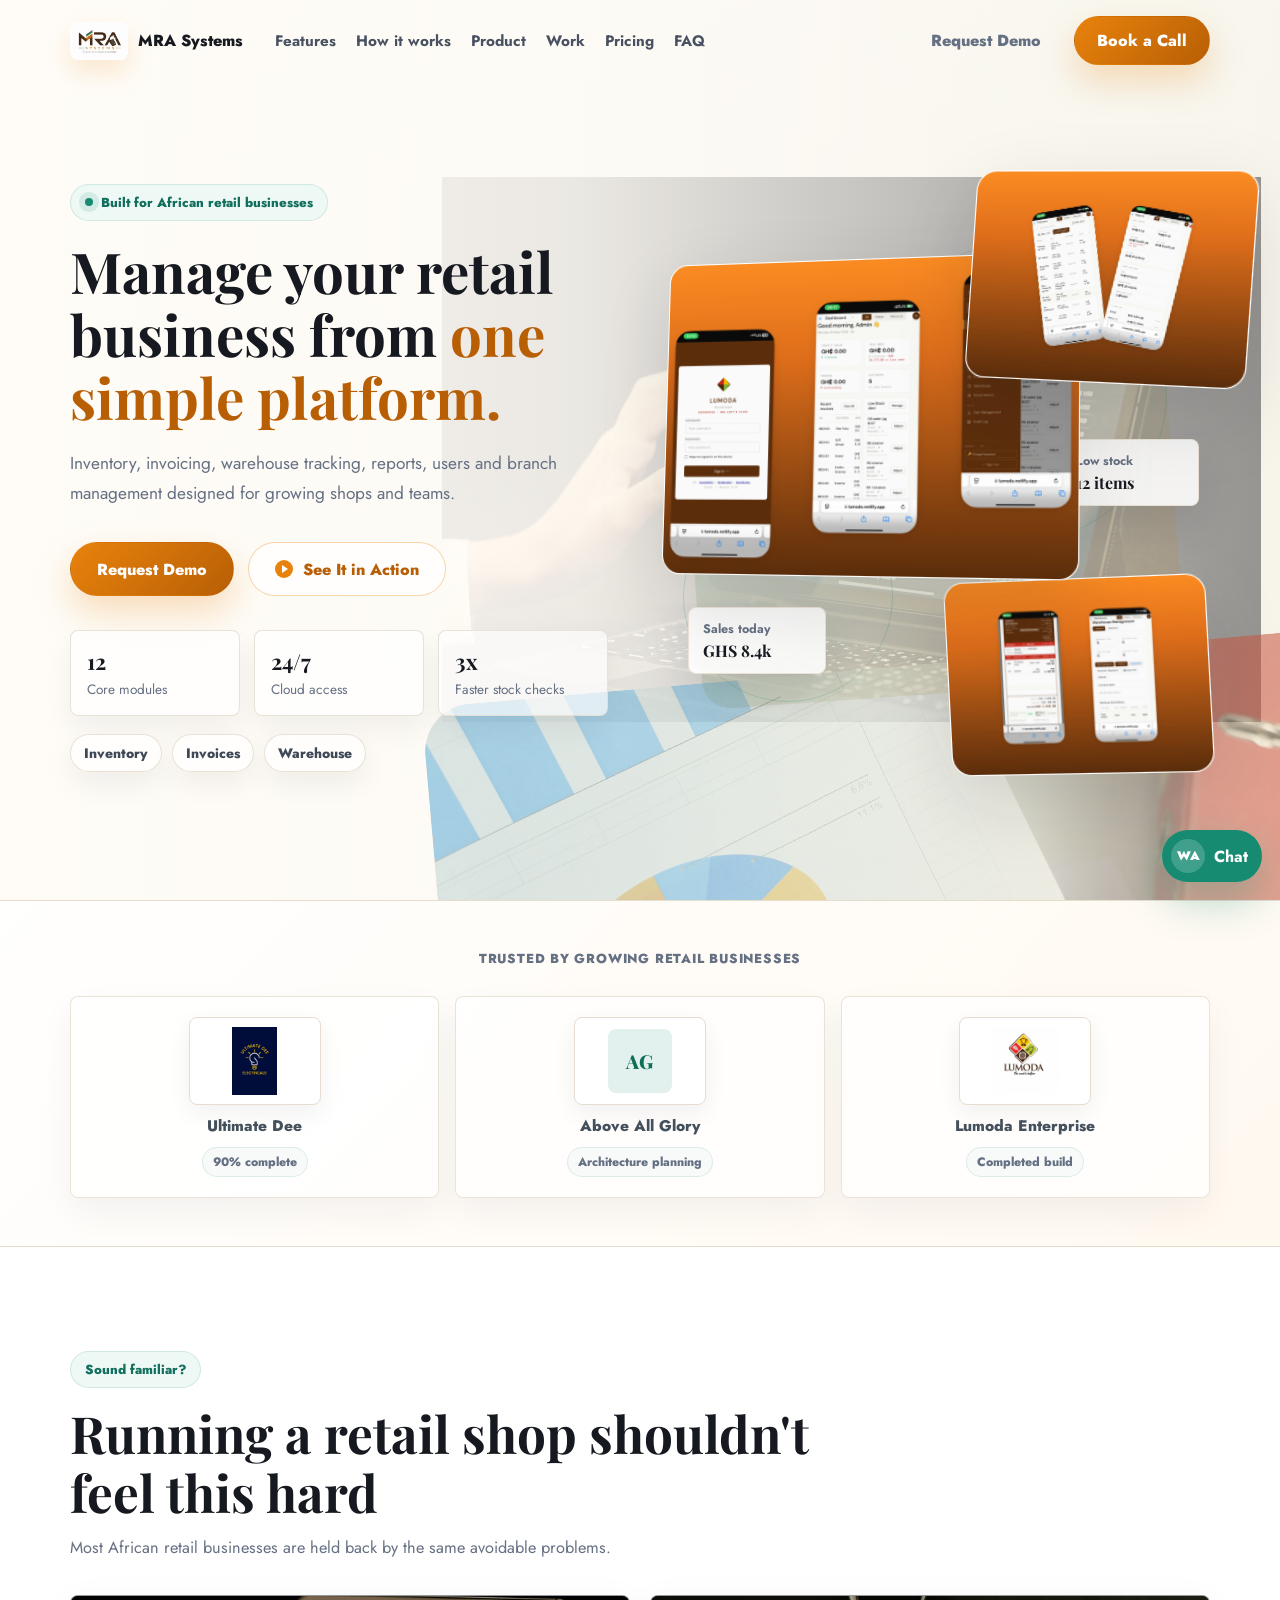
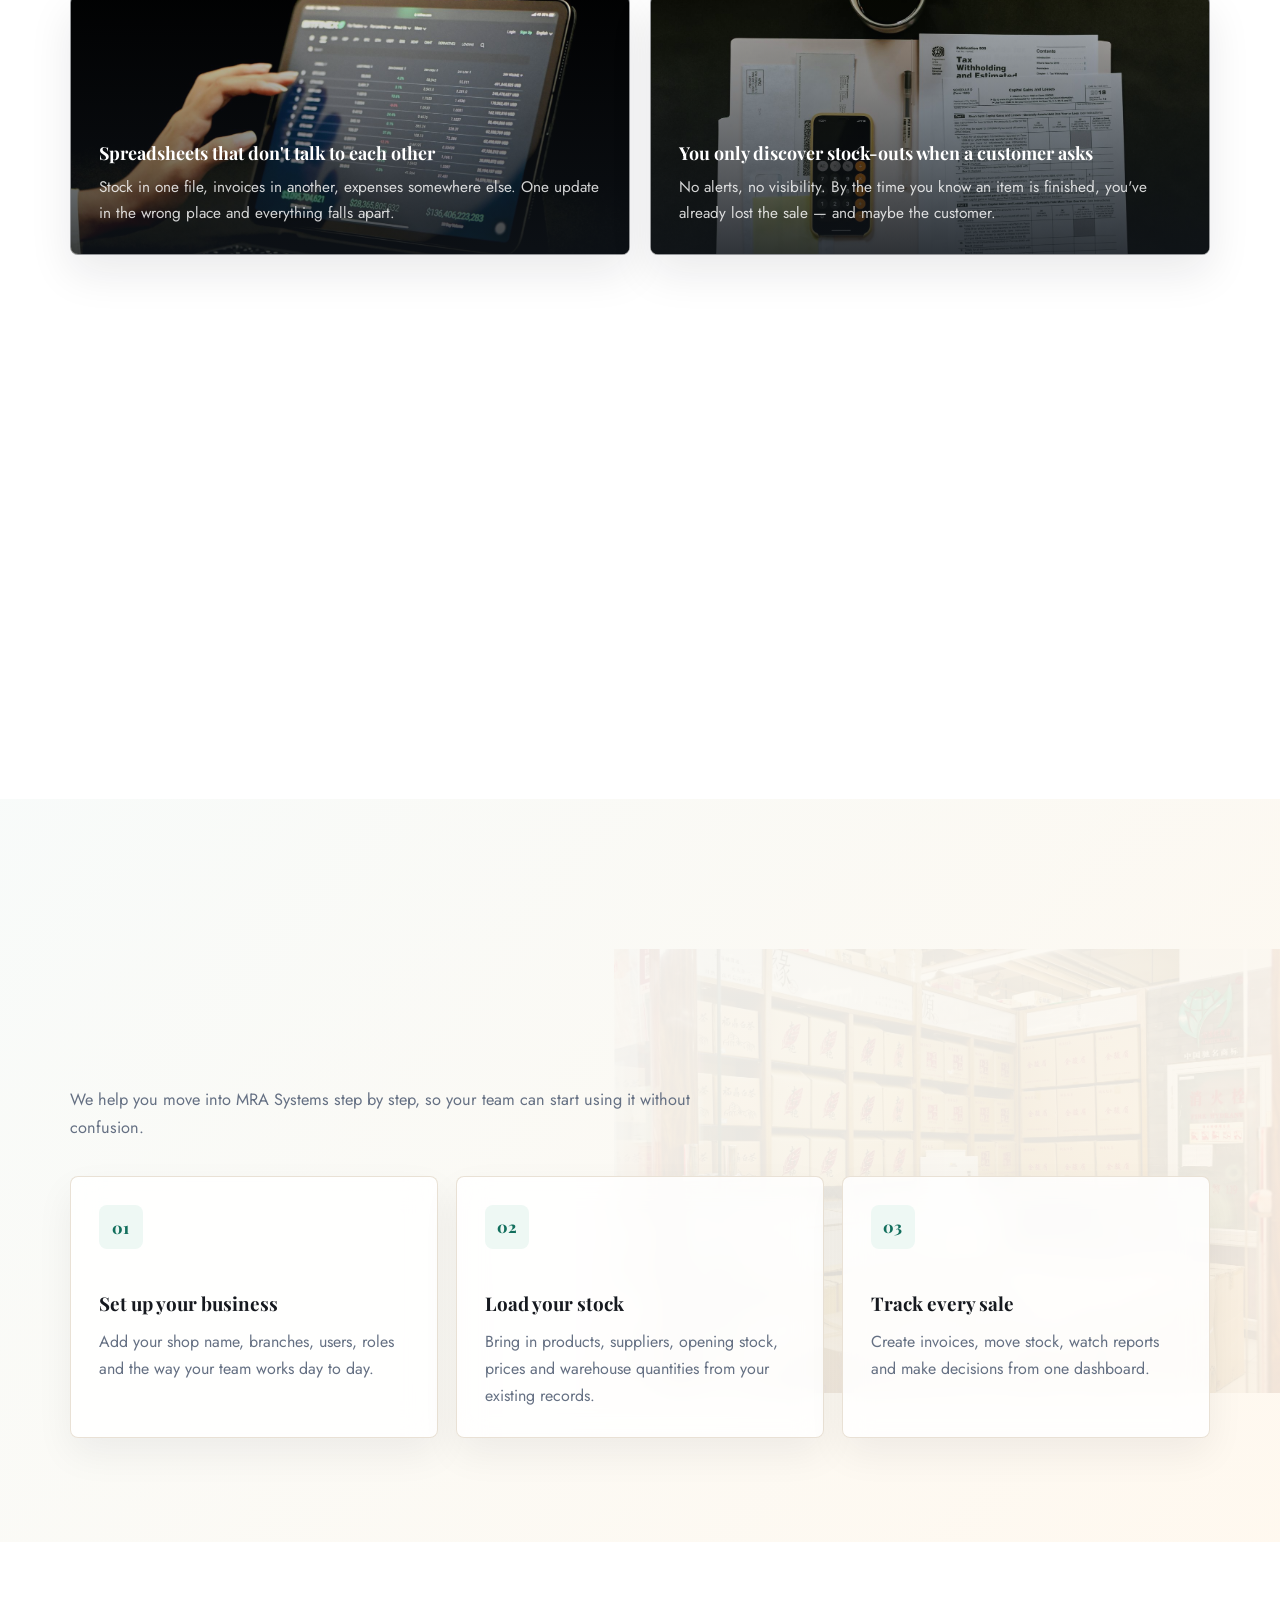
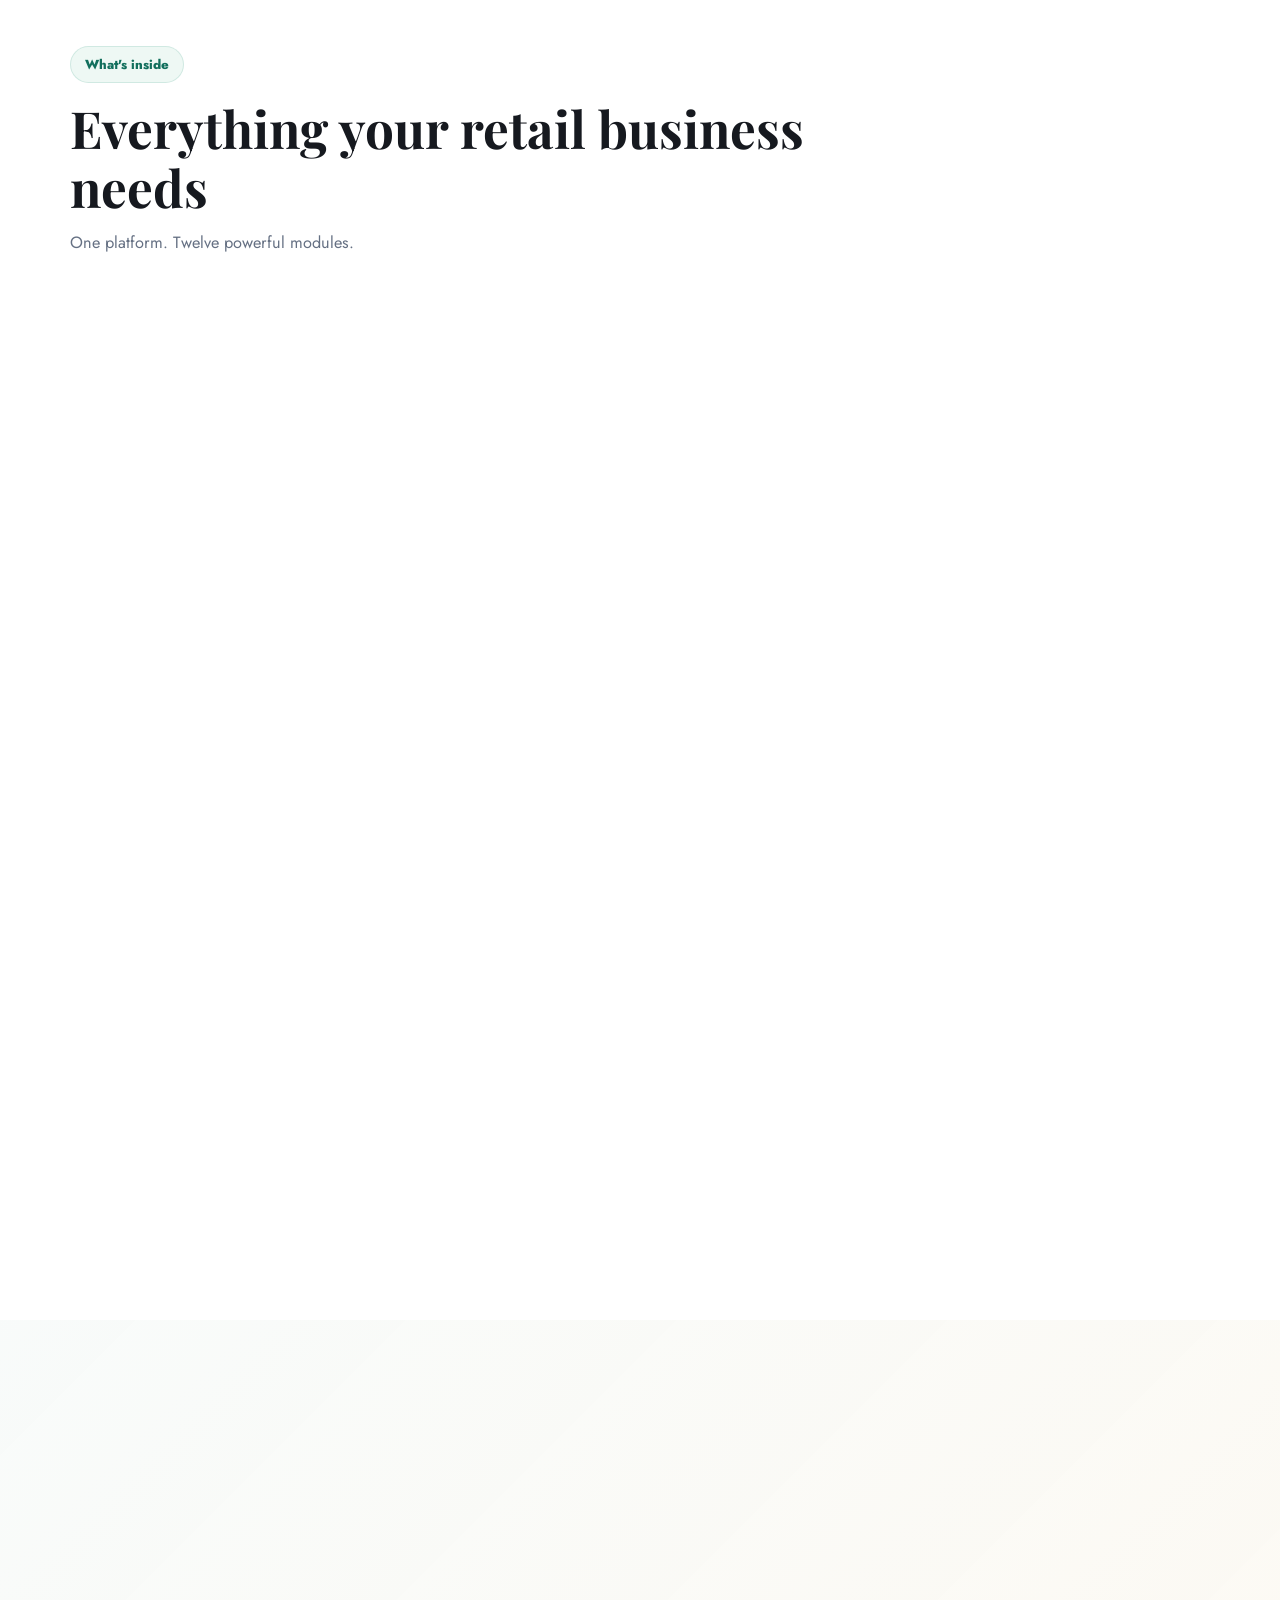
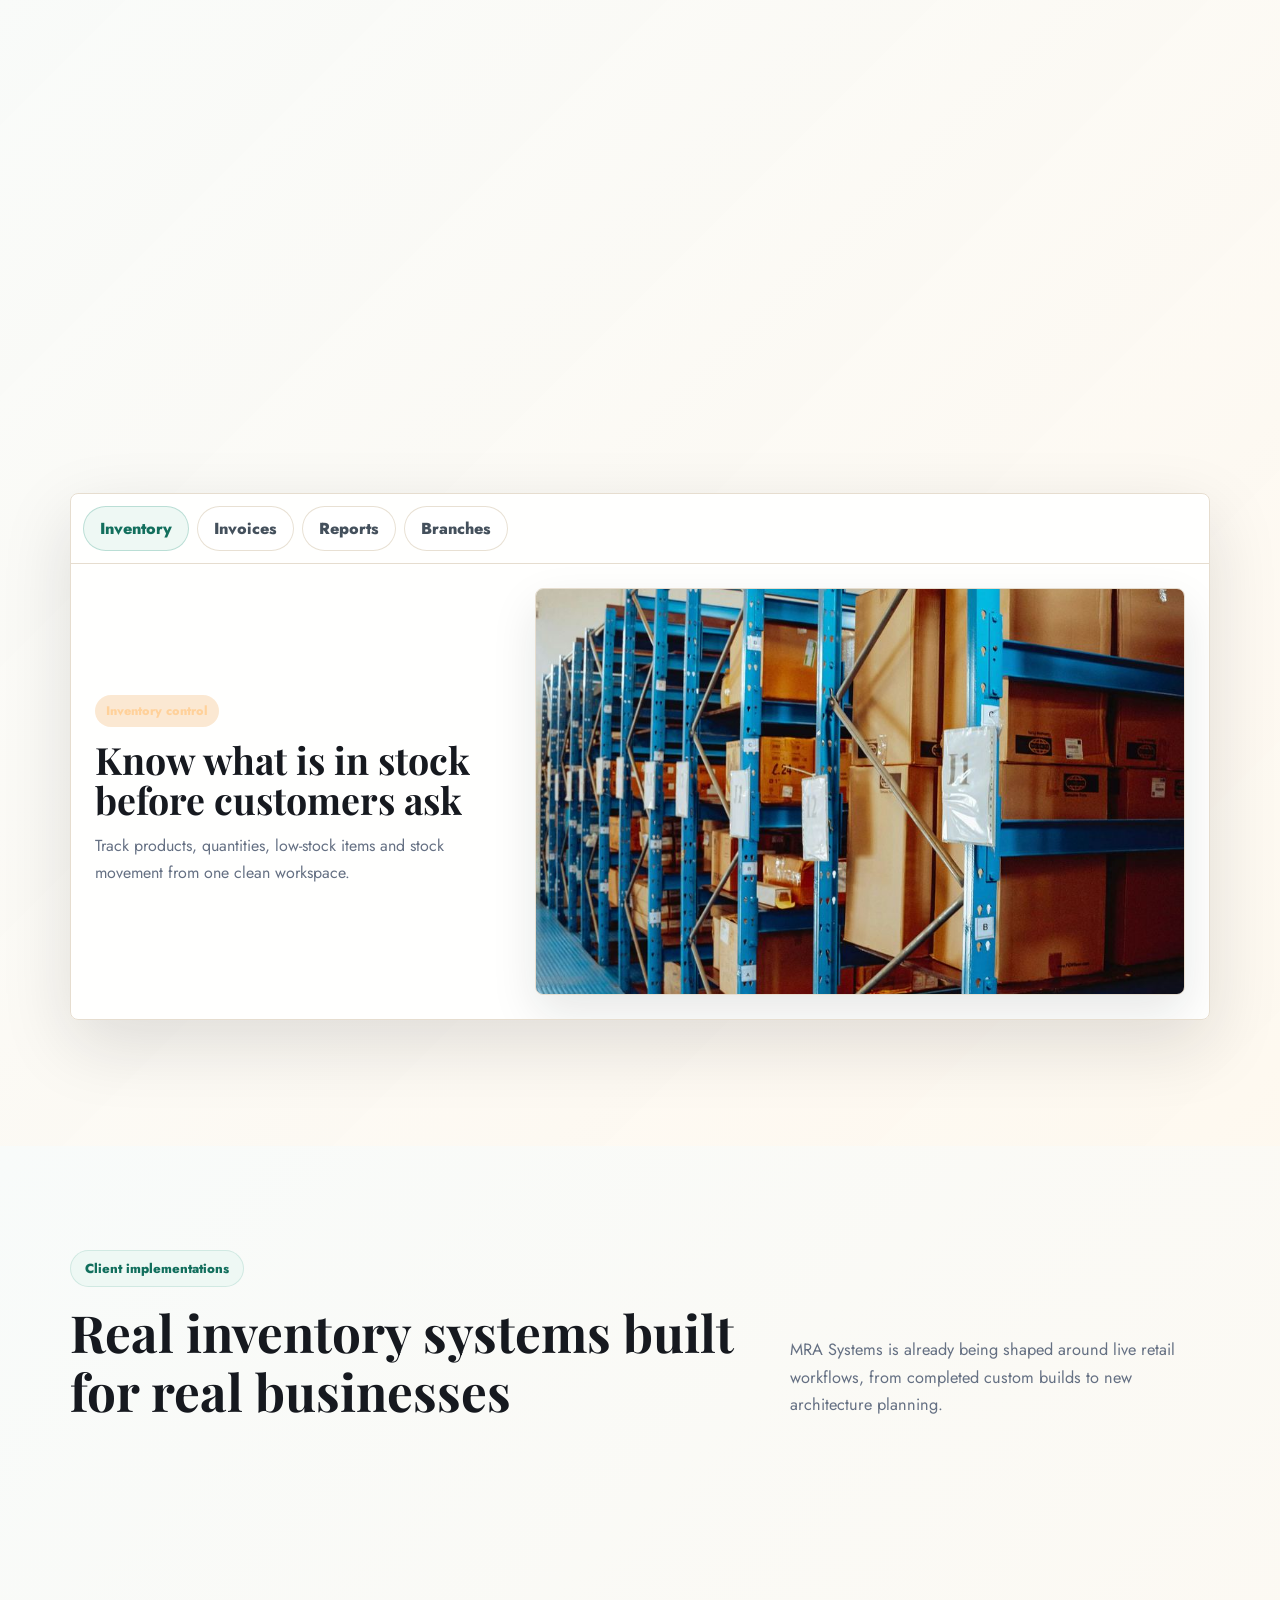
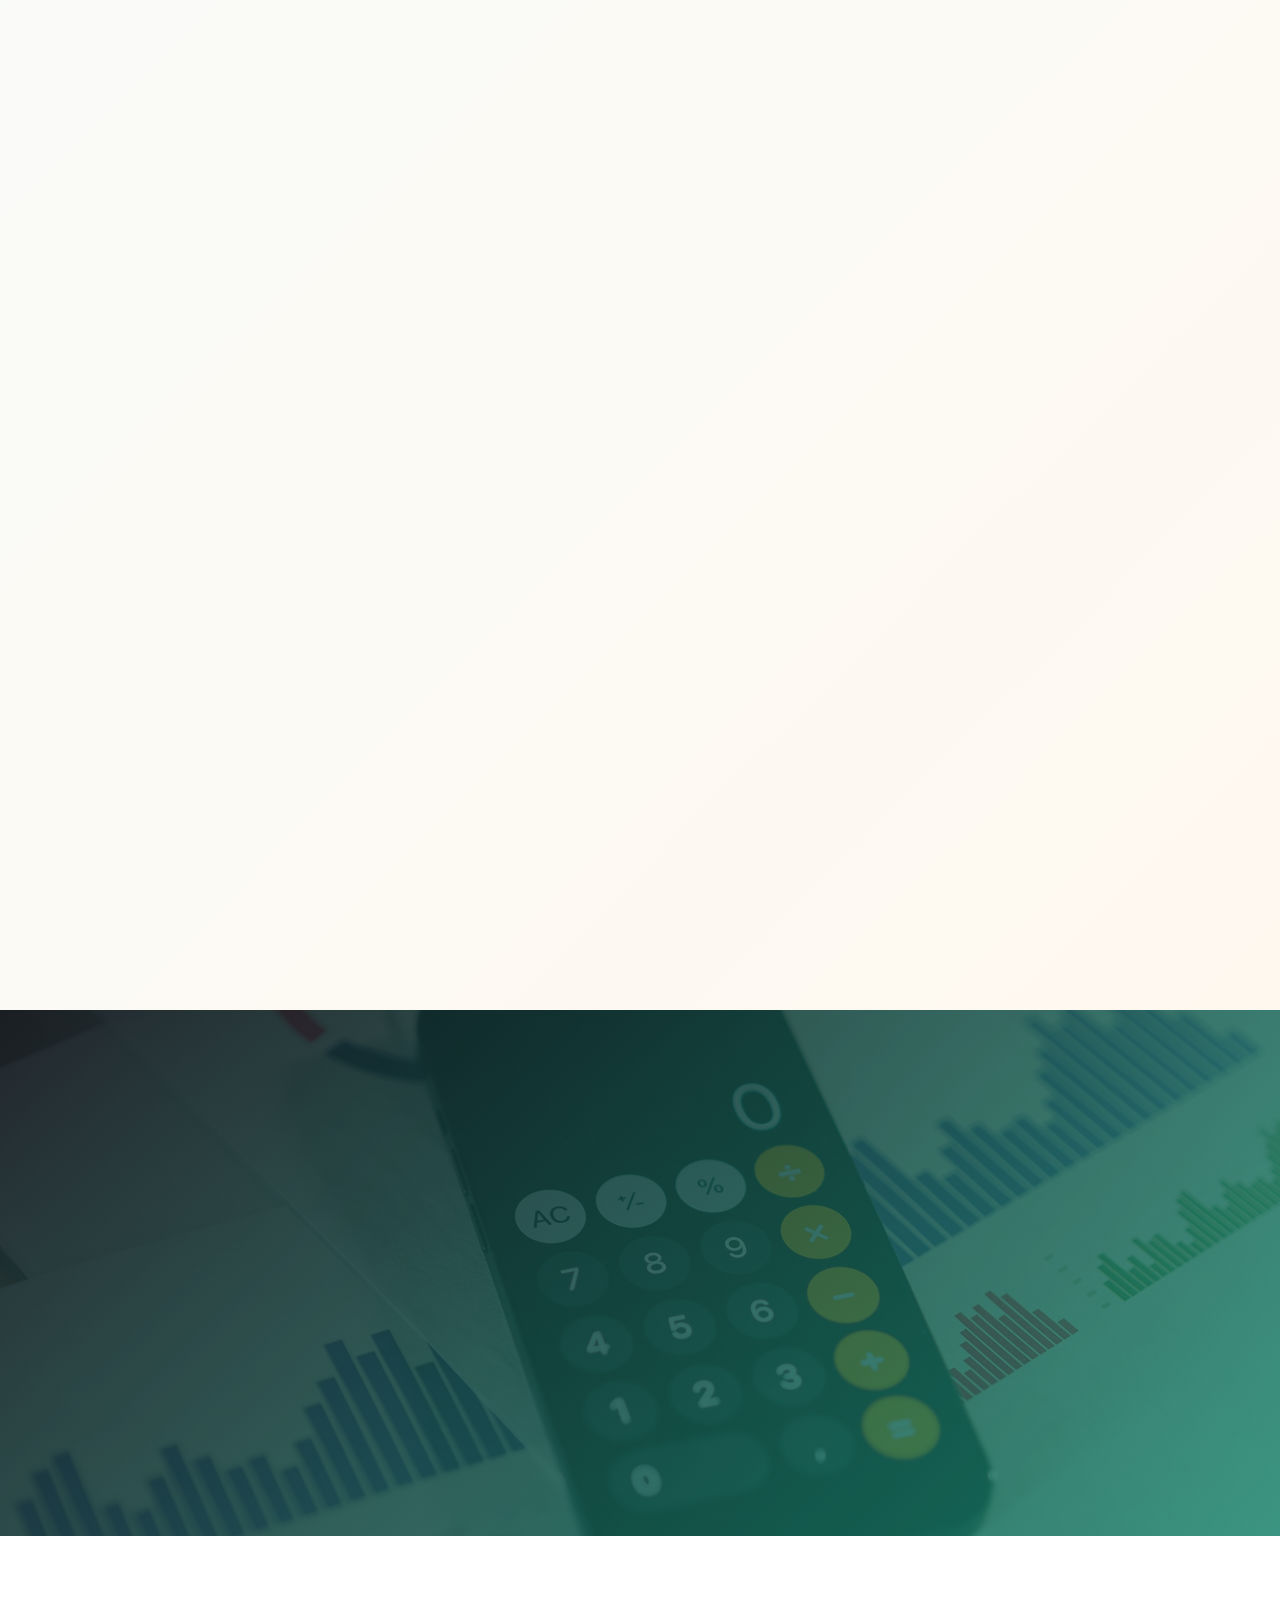
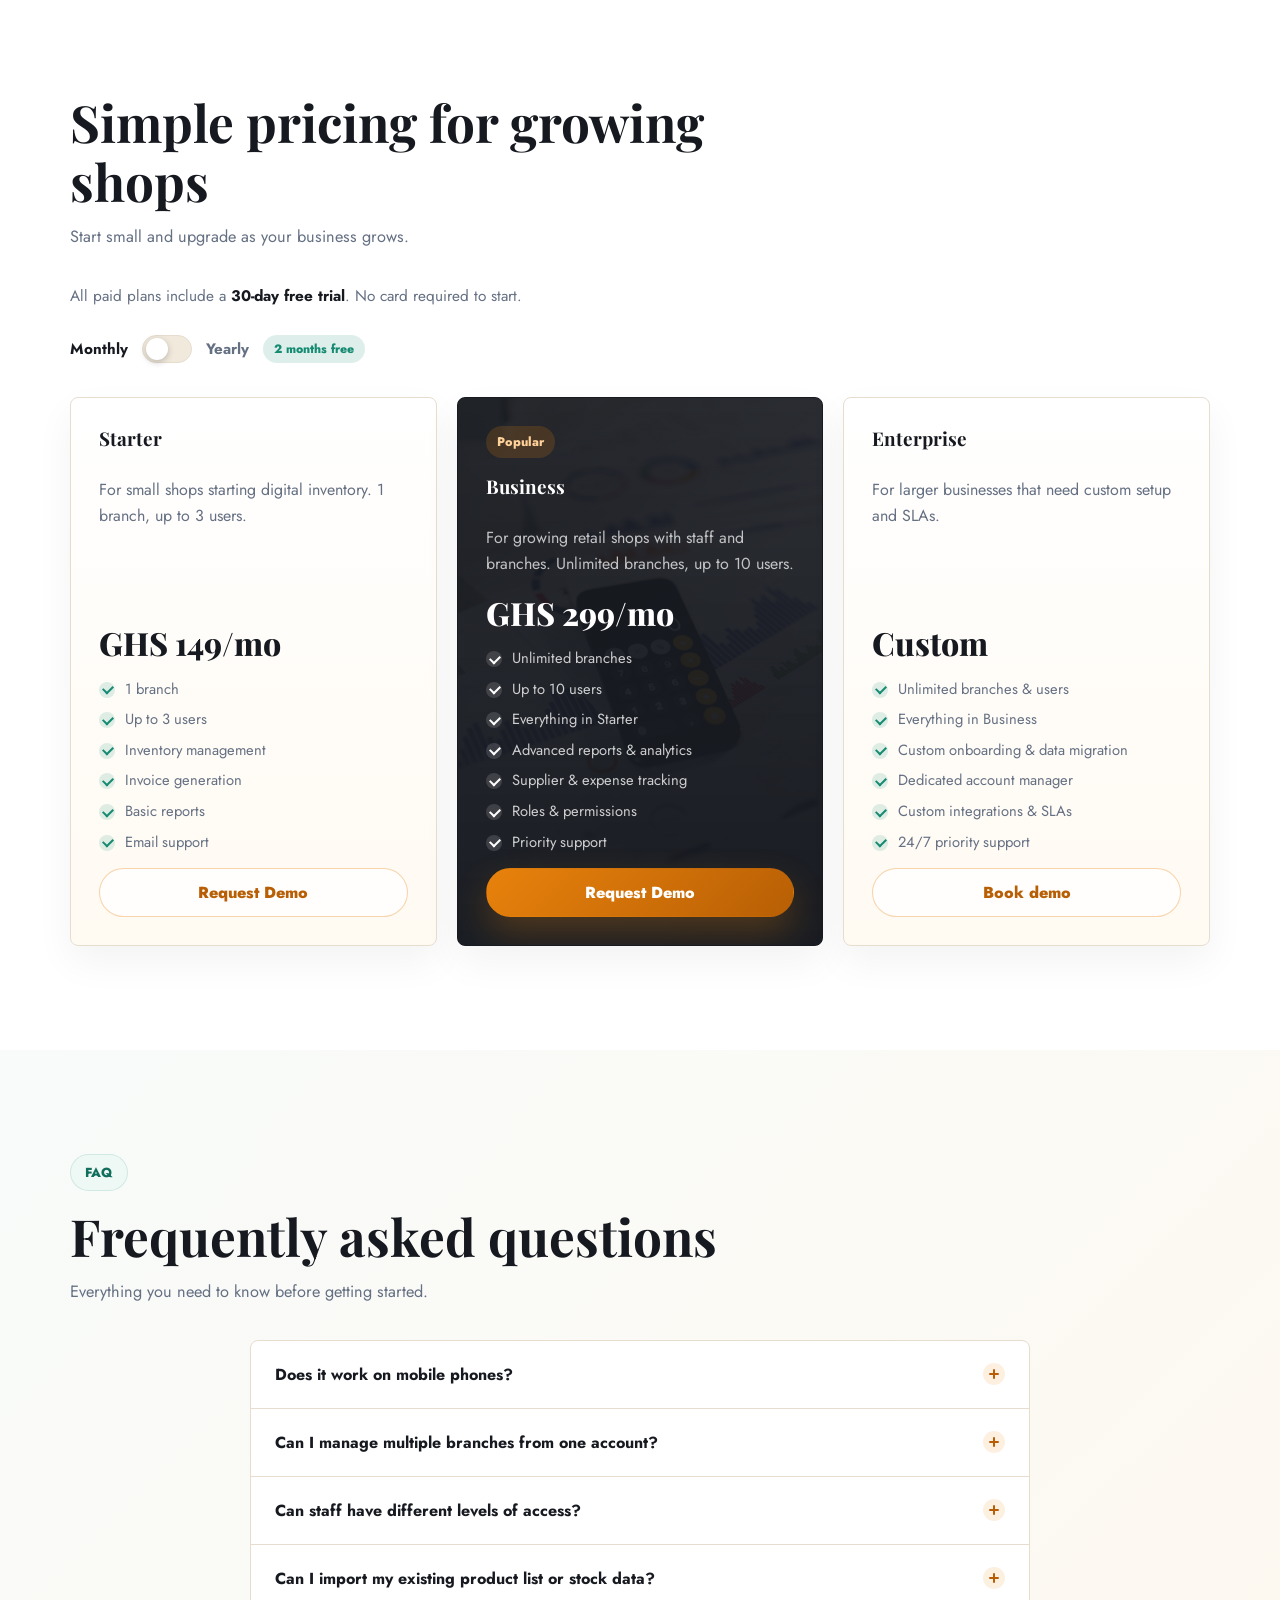
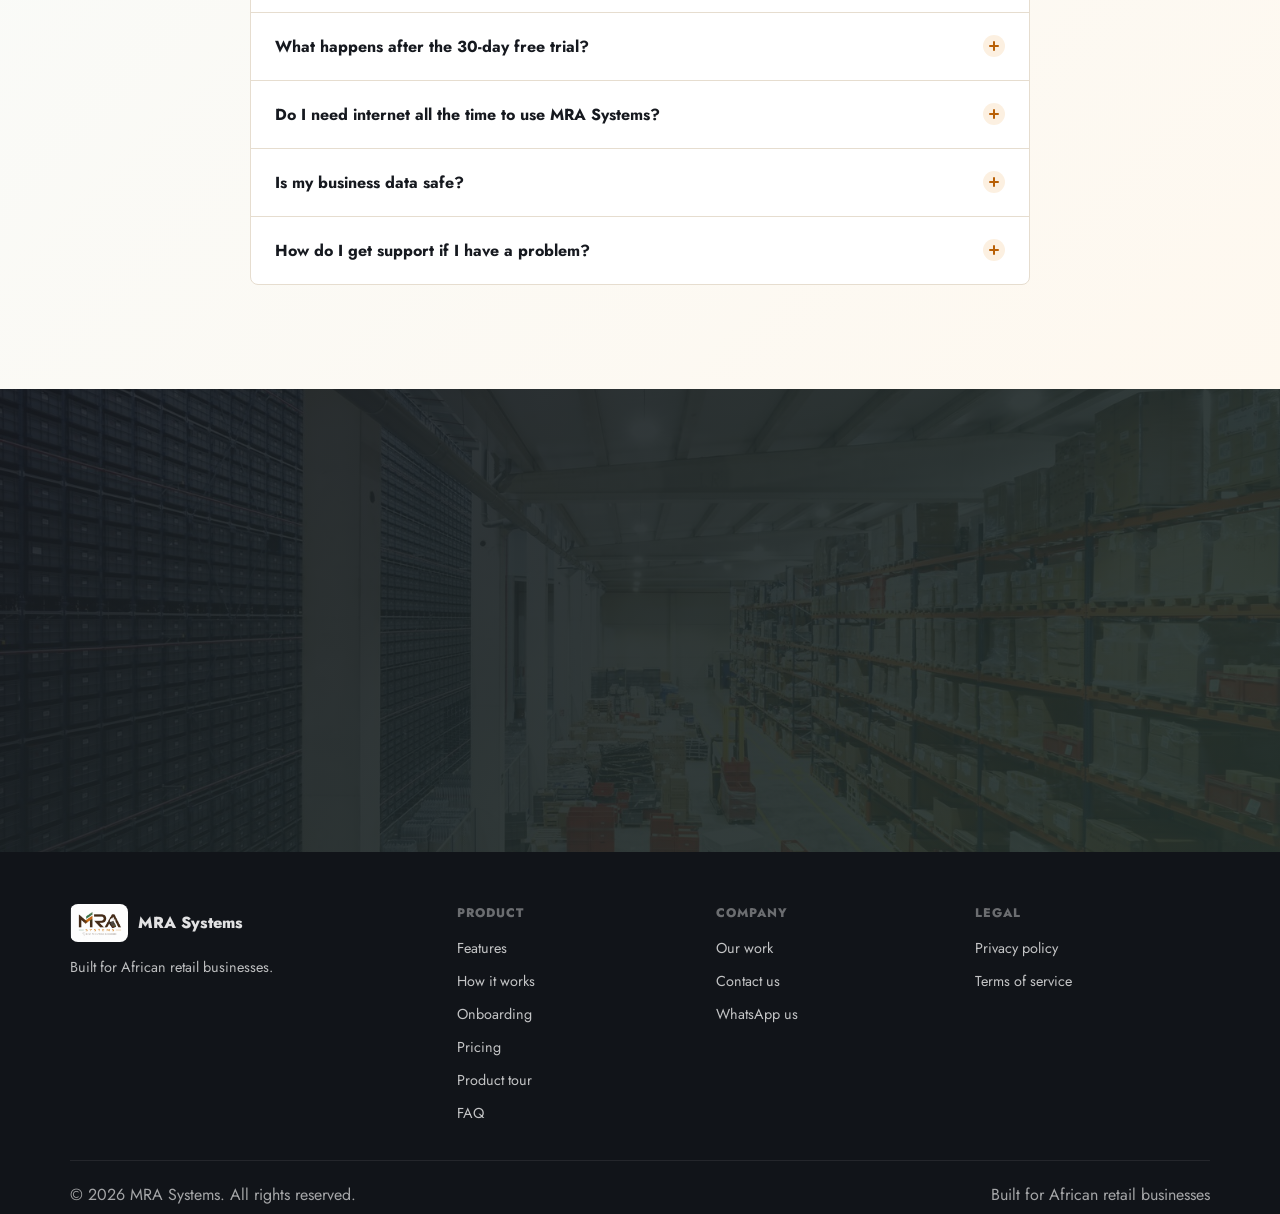
<file: index.html>
<!DOCTYPE html>
<html lang="en">
<head>
  <meta charset="UTF-8" />
  <meta name="viewport" content="width=device-width, initial-scale=1.0" />

  <title>MRA Systems - One platform for your retail business</title>
  <meta name="description" content="MRA Systems helps African retail businesses manage inventory, invoices, warehouses and branches from one simple platform. Start your 30-day free trial today." />

  <!-- Open Graph -->
<meta property="og:type" content="website" />
<meta property="og:title" content="MRA Systems - One platform for your retail business" />
<meta property="og:description" content="Inventory, invoicing, warehouse tracking, reports and branch management designed for growing African shops and teams." />
<meta property="og:url" content="https://mrasystems.netlify.app/" />
<meta property="og:site_name" content="MRA Systems" />

<meta property="og:image" content="https://mrasystems.netlify.app/MRA.png" />
<meta property="og:image:width" content="1200" />
<meta property="og:image:height" content="630" />
<meta property="og:image:alt" content="MRA Systems logo" />

<!-- Twitter -->
<meta name="twitter:card" content="summary_large_image" />
<meta name="twitter:title" content="MRA Systems - One platform for your retail business" />
<meta name="twitter:description" content="Inventory, invoicing, warehouse tracking, reports and branch management for growing African retail shops." />
<meta name="twitter:image" content="https://mrasystems.netlify.app/MRA.png" />

<meta name="theme-color" content="#E8820C" />

<link rel="canonical" href="https://mrasystems.netlify.app/" />

<link rel="icon" type="image/png" href="/MRA.png" />
<link rel="apple-touch-icon" href="/MRA.png" />

<script type="application/ld+json">
{
  "@context": "https://schema.org",
  "@graph": [
    {
      "@type": "Organization",
      "name": "MRA Systems",
      "url": "https://mrasystems.netlify.app/",
      "logo": "https://mrasystems.netlify.app/MRA.png",
      "contactPoint": {
        "@type": "ContactPoint",
        "telephone": "+233-502-013-000",
        "contactType": "sales",
        "email": "asieduyamoah150@gmail.com"
      }
    },
    {
      "@type": "SoftwareApplication",
      "name": "MRA Systems",
      "applicationCategory": "BusinessApplication",
      "operatingSystem": "Web",
      "description": "MRA Systems helps African retail businesses manage inventory, invoices, warehouses and branches from one simple platform.",
      "offers": [
        {
          "@type": "Offer",
          "name": "Starter",
          "price": "149",
          "priceCurrency": "GHS",
          "priceValidUntil": "2027-12-31"
        },
        {
          "@type": "Offer",
          "name": "Business",
          "price": "299",
          "priceCurrency": "GHS",
          "priceValidUntil": "2027-12-31"
        }
      ]
    }
  ]
}
</script>

  <!-- Google Fonts -->
  <link
    href="https://fonts.googleapis.com/css2?family=Playfair+Display:wght@600;700;800&family=Jost:wght@400;500;600;700;800;900&display=swap"
    rel="stylesheet"
  />

  <!-- CSS: your original first, then additions -->
  
  <link rel="stylesheet" href="styles.css" />
</head>

<body>

  <header>
  <!-- NAVBAR -->
  <nav class="nav" id="nav" aria-label="Primary navigation">
    <div class="nav-inner">

      <a href="#" class="logo">
        <span class="logo-mark">
          <img src="MRA.png" alt="MRA Systems logo">
        </span>
        <span>MRA Systems</span>
      </a>

      <ul class="nav-links">
        <li><a href="#features">Features</a></li>
        <li><a href="#how-it-works">How it works</a></li>
        <li><a href="#showcase">Product</a></li>
        <li><a href="#work">Work</a></li>
        <li><a href="#pricing">Pricing</a></li>
        <li><a href="#faq">FAQ</a></li>
      </ul>

      <div class="nav-right">
        <a href="mailto:asieduyamoah150@gmail.com?subject=MRA%20Systems%20Demo%20Request" class="btn btn-ghost">Request Demo</a>
        <a href="https://wa.me/233502013000?text=Hello%20MRA%20Systems%2C%20I%20want%20to%20book%20a%20demo." class="btn btn-amber">Book a Call</a>
      </div>

      <button class="hbg" id="hbg" type="button" aria-label="Open menu" aria-expanded="false" aria-controls="drawer">
        <span></span><span></span><span></span>
      </button>

    </div>
  </nav>

  <!-- MOBILE DRAWER -->
  <div class="drawer" id="drawer" aria-hidden="true">
    <ul>
      <li><a href="#features" class="dl">Features</a></li>
      <li><a href="#how-it-works" class="dl">How it works</a></li>
      <li><a href="#showcase" class="dl">Product</a></li>
      <li><a href="#work" class="dl">Work</a></li>
      <li><a href="#pricing" class="dl">Pricing</a></li>
      <li><a href="#faq" class="dl">FAQ</a></li>
    </ul>
    <div class="drawer-btns">
      <a href="mailto:asieduyamoah150@gmail.com?subject=MRA%20Systems%20Demo%20Request" class="btn btn-outline btn-full">Request Demo</a>
      <a href="https://wa.me/233502013000?text=Hello%20MRA%20Systems%2C%20I%20want%20to%20book%20a%20demo." class="btn btn-amber btn-full">Book a Call</a>
    </div>
  </div>
  </header>

  <main>

  <!-- HERO -->
  <section class="hero">
    <div class="wrap">

      <div class="hero-left">

        <div class="hero-badge reveal">
          <span class="dot"></span>
          Built for African retail businesses
        </div>

        <h1 class="reveal">
          Manage your retail business from
          <span>one simple platform.</span>
        </h1>

        <p class="reveal">
          Inventory, invoicing, warehouse tracking, reports, users and branch
          management designed for growing shops and teams.
        </p>

        <div class="hero-btns reveal">
          <a href="mailto:asieduyamoah150@gmail.com?subject=MRA%20Systems%20Demo%20Request" class="btn btn-amber btn-lg">
            Request Demo
          </a>
          <a href="#showcase" class="btn btn-outline btn-lg">
            <span class="play-icon" aria-hidden="true"></span>
            See It in Action
          </a>
        </div>

        <div class="hero-stats reveal" aria-label="MRA Systems highlights">
          <div>
            <strong>12</strong>
            <span>Core modules</span>
          </div>
          <div>
            <strong>24/7</strong>
            <span>Cloud access</span>
          </div>
          <div>
            <strong>3x</strong>
            <span>Faster stock checks</span>
          </div>
        </div>

        <div class="app-links reveal">
          <a href="#features">Inventory</a>
          <a href="#features">Invoices</a>
          <a href="#features">Warehouse</a>
        </div>

      </div>

      <!-- MOCKUPS -->
      <div class="mockups reveal" id="productStage" aria-label="MRA Systems dashboard preview">
        <div class="orbit orbit-one"></div>
        <div class="orbit orbit-two"></div>

        <div class="mcard mc-main fa">
          <img src="SLIDE1.jpeg" alt="MRA Systems main dashboard preview">
        </div>
        <div class="mcard mc-top fb">
          <img src="SLIDE2.jpeg" alt="MRA Systems inventory screen preview">
        </div>
        <div class="mcard mc-bot fc">
          <img src="SLIDE3.jpeg" alt="MRA Systems reports screen preview">
        </div>

        <div class="metric-chip chip-a">
          <span>Sales today</span>
          <strong>GHS 8.4k</strong>
        </div>
        <div class="metric-chip chip-b">
          <span>Low stock</span>
          <strong>12 items</strong>
        </div>
      </div>

    </div>
  </section>

  <section class="trust" aria-label="Trusted by">
    <div class="wrap">
      <p class="trust-label reveal">Trusted by growing retail businesses</p>
      <div class="trust-logos reveal">

        <div class="trust-client">
          <div class="client-logo-wrap">
            <img src="dee.jpeg" alt="Ultimate Dee Electricals logo" loading="lazy" decoding="async">
          </div>
          <span>Ultimate Dee</span>
          <small>90% complete</small>
        </div>

        <div class="trust-client">
          <div class="client-logo-wrap">
            <div class="client-initials ci-green">AG</div>
          </div>
          <span>Above All Glory</span>
          <small>Architecture planning</small>
        </div>

        <div class="trust-client">
          <div class="client-logo-wrap">
            <img src="lumo.jpeg" alt="Lumoda Enterprise logo" loading="lazy" decoding="async">
          </div>
          <span>Lumoda Enterprise</span>
          <small>Completed build</small>
        </div>

      </div>
    </div>
  </section>

  <section class="problem" id="problem">
    <div class="wrap">

      <div class="label reveal">Sound familiar?</div>

      <h2 class="sec-title reveal">
        Running a retail shop shouldn't feel this hard
      </h2>

      <p class="sec-sub reveal">
        Most African retail businesses are held back by the same avoidable problems.
      </p>

      <div class="problem-grid">

        <div class="problem-card problem-analysis-one reveal">
          <h3>Spreadsheets that don't talk to each other</h3>
          <p>Stock in one file, invoices in another, expenses somewhere else. One update in the wrong place and everything falls apart.</p>
        </div>

        <div class="problem-card problem-accounting-one reveal">
          <h3>You only discover stock-outs when a customer asks</h3>
          <p>No alerts, no visibility. By the time you know an item is finished, you've already lost the sale — and maybe the customer.</p>
        </div>

        <div class="problem-card problem-accounting-two reveal">
          <h3>Managing branches feels like running two businesses</h3>
          <p>You can't see what's happening in another branch without calling someone. Stock transfers are done by hand and often wrong.</p>
        </div>

        <div class="problem-card problem-analysis-two reveal">
          <h3>Month-end reports take a whole day</h3>
          <p>Pulling together sales figures, stock levels and expenses from different places eats time you don't have — and it's still not accurate.</p>
        </div>

      </div>

      <div class="problem-cta reveal">
        <p>MRA Systems replaces all of that with one platform built specifically for how African retail businesses actually work.</p>
        <a href="#how-it-works" class="btn btn-amber btn-lg">See how it works</a>
      </div>

    </div>
  </section>

  <!-- HOW IT WORKS -->
  <section class="how" id="how-it-works">
    <div class="wrap">
      <div class="label reveal">How it works</div>
      <h2 class="sec-title reveal">From messy records to one clear system</h2>
      <p class="sec-sub reveal">
        We help you move into MRA Systems step by step, so your team can start using it without confusion.
      </p>

      <div class="how-grid">
        <article class="how-card reveal">
          <span>01</span>
          <h3>Set up your business</h3>
          <p>Add your shop name, branches, users, roles and the way your team works day to day.</p>
        </article>
        <article class="how-card reveal">
          <span>02</span>
          <h3>Load your stock</h3>
          <p>Bring in products, suppliers, opening stock, prices and warehouse quantities from your existing records.</p>
        </article>
        <article class="how-card reveal">
          <span>03</span>
          <h3>Track every sale</h3>
          <p>Create invoices, move stock, watch reports and make decisions from one dashboard.</p>
        </article>
      </div>
    </div>
  </section>

  <!-- FEATURES -->
  <section class="features" id="features">
    <div class="wrap">

      <div class="label reveal">What's inside</div>

      <h2 class="sec-title reveal">
        Everything your retail business needs
      </h2>

      <p class="sec-sub reveal">
        One platform. Twelve powerful modules.
      </p>

      <div class="feat-grid">
        <div class="feat-card photo inventory-photo reveal">
          <h3>Inventory Management</h3>
          <p>Track stock levels in real time across every branch.</p>
        </div>

        <div class="feat-card photo invoice-photo reveal">
          <h3>Invoice Generation</h3>
          <p>Create professional invoices in seconds.</p>
        </div>

        <div class="feat-card photo analytics-photo reveal">
          <h3>Reports & Analytics</h3>
          <p>Track sales and stock movement easily.</p>
        </div>

        <div class="feat-card reveal">
          <div class="feat-icon icon-amber">
            <svg viewBox="0 0 24 24" width="24" height="24" fill="none" stroke="currentColor" stroke-width="1.7" stroke-linecap="round" stroke-linejoin="round" aria-hidden="true">
              <rect x="3" y="3" width="7" height="7" rx="1.5"/>
              <rect x="14" y="3" width="7" height="7" rx="1.5"/>
              <rect x="3" y="14" width="7" height="7" rx="1.5"/>
              <rect x="14" y="14" width="7" height="7" rx="1.5"/>
            </svg>
          </div>
          <h3>Real-Time Dashboard</h3>
          <p>See sales, stock and activity in one place.</p>
        </div>

        <div class="feat-card reveal">
          <div class="feat-icon icon-green">
            <svg viewBox="0 0 24 24" width="24" height="24" fill="none" stroke="currentColor" stroke-width="1.7" stroke-linecap="round" stroke-linejoin="round" aria-hidden="true">
              <path d="M3 21V10l9-6 9 6v11H3z"/>
              <path d="M9 21v-6h6v6"/>
            </svg>
          </div>
          <h3>Warehouse Management</h3>
          <p>Monitor stock movement and warehouse balance.</p>
        </div>

        <div class="feat-card reveal">
          <div class="feat-icon icon-amber">
            <svg viewBox="0 0 24 24" width="24" height="24" fill="none" stroke="currentColor" stroke-width="1.7" stroke-linecap="round" stroke-linejoin="round" aria-hidden="true">
              <circle cx="6" cy="6" r="2.2"/>
              <circle cx="18" cy="6" r="2.2"/>
              <circle cx="12" cy="18" r="2.2"/>
              <path d="M7.7 7.4L10.4 16M16.3 7.4L13.6 16M8.2 6h7.6"/>
            </svg>
          </div>
          <h3>Multi-Branch Management</h3>
          <p>Run every location from one connected account.</p>
        </div>

        <div class="feat-card reveal">
          <div class="feat-icon icon-green">
            <svg viewBox="0 0 24 24" width="24" height="24" fill="none" stroke="currentColor" stroke-width="1.7" stroke-linecap="round" stroke-linejoin="round" aria-hidden="true">
              <circle cx="9" cy="8" r="3.2"/>
              <path d="M3 20c0-3.3 2.7-6 6-6s6 2.7 6 6"/>
              <circle cx="18" cy="9" r="2.4"/>
              <path d="M15.5 20c.3-2.6 2-4.7 4.3-5.4"/>
            </svg>
          </div>
          <h3>User Management</h3>
          <p>Add your team and control what each person can do.</p>
        </div>

        <div class="feat-card reveal">
          <div class="feat-icon icon-amber">
            <svg viewBox="0 0 24 24" width="24" height="24" fill="none" stroke="currentColor" stroke-width="1.7" stroke-linecap="round" stroke-linejoin="round" aria-hidden="true">
              <path d="M12 3l7 3v6c0 5-3 8.5-7 9-4-.5-7-4-7-9V6l7-3z"/>
              <path d="M9 12l2 2 4-4"/>
            </svg>
          </div>
          <h3>Roles & Permissions</h3>
          <p>Set access levels so staff only see what they need.</p>
        </div>

        <div class="feat-card reveal">
          <div class="feat-icon icon-green">
            <svg viewBox="0 0 24 24" width="24" height="24" fill="none" stroke="currentColor" stroke-width="1.7" stroke-linecap="round" stroke-linejoin="round" aria-hidden="true">
              <path d="M3 7h11v9H3z"/>
              <path d="M14 10h4l3 3v3h-7z"/>
              <circle cx="7" cy="18" r="1.7"/>
              <circle cx="17.5" cy="18" r="1.7"/>
            </svg>
          </div>
          <h3>Supplier Management</h3>
          <p>Keep supplier details and orders in one place.</p>
        </div>

        <div class="feat-card reveal">
          <div class="feat-icon icon-amber">
            <svg viewBox="0 0 24 24" width="24" height="24" fill="none" stroke="currentColor" stroke-width="1.7" stroke-linecap="round" stroke-linejoin="round" aria-hidden="true">
              <path d="M3 7a2 2 0 0 1 2-2h12a2 2 0 0 1 2 2v10a2 2 0 0 1-2 2H5a2 2 0 0 1-2-2V7z"/>
              <path d="M16 12h3v3h-3a1.5 1.5 0 0 1 0-3z"/>
            </svg>
          </div>
          <h3>Expense Tracking</h3>
          <p>Log business expenses as they happen.</p>
        </div>

        <div class="feat-card reveal">
          <div class="feat-icon icon-green">
            <svg viewBox="0 0 24 24" width="24" height="24" fill="none" stroke="currentColor" stroke-width="1.7" stroke-linecap="round" stroke-linejoin="round" aria-hidden="true">
              <path d="M7 7h11l-3-3M18 17H7l3 3"/>
            </svg>
          </div>
          <h3>Stock Transfers</h3>
          <p>Move stock between branches without the guesswork.</p>
        </div>

        <div class="feat-card reveal">
          <div class="feat-icon icon-amber">
            <svg viewBox="0 0 24 24" width="24" height="24" fill="none" stroke="currentColor" stroke-width="1.7" stroke-linecap="round" stroke-linejoin="round" aria-hidden="true">
              <path d="M7 18a4.5 4.5 0 0 1-.5-8.97A6 6 0 0 1 18 8.5 4 4 0 0 1 17.5 18H7z"/>
            </svg>
          </div>
          <h3>Cloud Access & Backups</h3>
          <p>Work from anywhere with automatic cloud backups.</p>
        </div>
      </div>

    </div>
  </section>

  <!-- PRODUCT / SHOWCASE -->
  <section class="showcase" id="showcase">
    <div class="wrap">
      <div class="label reveal">Product</div>
      <h2 class="sec-title reveal">See MRA Systems in action</h2>
      <p class="sec-sub reveal">
        Manage invoices, inventory, warehouse stock and reports from one simple dashboard.
      </p>

      <div class="showcase-panel reveal">
        <div class="panel-copy">
          <span class="label">Live workspace</span>
          <h3>One dashboard for everyday retail decisions</h3>
          <p>See sales, stock movement, invoice activity and branch performance without jumping between spreadsheets.</p>
        </div>
        <div class="panel-screen">
          <img src="analysis2.jpg" alt="Business analytics dashboard on a laptop" loading="lazy" decoding="async">
        </div>
      </div>

      <div class="module-tour reveal" aria-label="MRA Systems module tour">
        <div class="module-tabs" role="tablist" aria-label="Product modules">
          <button class="module-tab active" type="button" role="tab" aria-selected="true" data-module="inventory">Inventory</button>
          <button class="module-tab" type="button" role="tab" aria-selected="false" data-module="invoices">Invoices</button>
          <button class="module-tab" type="button" role="tab" aria-selected="false" data-module="reports">Reports</button>
          <button class="module-tab" type="button" role="tab" aria-selected="false" data-module="branches">Branches</button>
        </div>

        <div class="module-preview" aria-live="polite">
          <div class="module-copy">
            <span class="plan-tag" id="moduleTag">Inventory control</span>
            <h3 id="moduleTitle">Know what is in stock before customers ask</h3>
            <p id="moduleText">Track products, quantities, low-stock items and stock movement from one clean workspace.</p>
          </div>
          <div class="module-screen">
            <img id="moduleImage" src="inventory.jpg" alt="Inventory management preview" loading="lazy" decoding="async">
          </div>
        </div>
      </div>
    </div>
  </section>

  <!-- CLIENT WORK -->
  <section class="work" id="work">
    <div class="wrap">

      <div class="work-head">
        <div>
          <div class="label reveal">Client implementations</div>
          <h2 class="sec-title reveal">Real inventory systems built for real businesses</h2>
        </div>
        <p class="sec-sub reveal">
          MRA Systems is already being shaped around live retail workflows, from completed custom builds to new architecture planning.
        </p>
      </div>

      <div class="work-showcase reveal">
        <div class="work-copy">
          <span class="plan-tag">Completed build</span>
          <h3>Lumoda Enterprise inventory management system</h3>
          <p>
            A fully customized inventory management system built around Lumoda Enterprise operations, stock control and daily business tracking.
          </p>
        </div>
        <div class="work-screen work-screen-main lumoda-stack" aria-label="Lumoda Enterprise inventory management mockups">
          <img src="SLIDE1.jpeg" alt="Lumoda Enterprise main inventory dashboard mockup" loading="lazy" decoding="async">
          <img src="SLIDE2.jpeg" alt="Lumoda Enterprise inventory screen mockup" loading="lazy" decoding="async">
          <img src="SLIDE3.jpeg" alt="Lumoda Enterprise reports screen mockup" loading="lazy" decoding="async">
        </div>
      </div>

      <div class="work-grid">
        <article class="work-card reveal">
          <div class="work-screen">
            <img src="u1.png" alt="Ultimate Dee inventory system dashboard mockup" loading="lazy" decoding="async">
          </div>
          <div class="work-card-copy">
            <span>90% complete</span>
            <h3>Ultimate Dee</h3>
            <p>Inventory workflow, product tracking and sales operations are close to launch.</p>
          </div>
        </article>

        <article class="work-card reveal">
          <div class="work-screen">
            <img src="u2.png" alt="Ultimate Dee inventory modules mockup" loading="lazy" decoding="async">
          </div>
          <div class="work-card-copy">
            <span>Custom modules</span>
            <h3>Ultimate Dee operations</h3>
            <p>Dashboards, invoices, stock movement and branch activity built into one workspace.</p>
          </div>
        </article>

        <article class="work-card reveal">
          <div class="work-screen multi-screen">
            <img src="u3.png" alt="Ultimate Dee product tracking mockup" loading="lazy" decoding="async">
            <img src="u4.png" alt="Ultimate Dee reporting mockup" loading="lazy" decoding="async">
          </div>
          <div class="work-card-copy">
            <span>90% complete</span>
            <h3>Ultimate Dee workflow</h3>
            <p>Final screens and workflow polish are being completed before launch.</p>
          </div>
        </article>
      </div>

      <div class="planning-card reveal">
        <div>
          <span class="plan-tag">Architecture planning</span>
          <h3>Above All Glory Plumbing Shop</h3>
        </div>
        <p>
          Planning has started for a plumbing shop inventory architecture, covering product categories, stock movement, purchasing and day-to-day operations.
        </p>
      </div>

    </div>
  </section>

  <!-- ONBOARDING -->
  <section class="onboarding" id="onboarding">
    <div class="wrap">
      <div class="onboarding-panel reveal">
        <div>
          <div class="label">Onboarding support</div>
          <h2>We help you set it up properly from day one</h2>
          <p>
            You do not have to figure out the system alone. We help with product lists, branches, users, permissions and opening stock so your business can start clean.
          </p>
        </div>
        <ul class="onboarding-list" aria-label="Onboarding support includes">
          <li>Product and category setup</li>
          <li>Opening stock and branch setup</li>
          <li>Staff roles and permissions</li>
          <li>Basic team walkthrough</li>
        </ul>
      </div>
    </div>
  </section>

  <section class="pricing" id="pricing">
    <div class="wrap">
      <div class="label reveal">Pricing</div>
      <h2 class="sec-title reveal">Simple pricing for growing shops</h2>
      <p class="sec-sub reveal">Start small and upgrade as your business grows.</p>
      <p class="sec-note reveal">All paid plans include a <strong>30-day free trial</strong>. No card required to start.</p>

      <div class="billing-toggle reveal">
        <span class="billing-label" id="billingMonthlyLabel">Monthly</span>
        <button type="button" class="switch" id="billingSwitch" role="switch" aria-checked="false" aria-label="Switch between monthly and yearly billing">
          <span class="switch-knob"></span>
        </button>
        <span class="billing-label" id="billingYearlyLabel">Yearly</span>
        <span class="billing-badge">2 months free</span>
      </div>

      <div class="pricing-grid">
        <div class="price-card reveal">
          <h3>Starter</h3>
          <p>For small shops starting digital inventory. 1 branch, up to 3 users.</p>
          <p class="price" data-monthly="149" data-yearly="1490">
            <span class="price-amount">GHS 149/mo</span>
            <span class="price-note" hidden>billed GHS 1,490/year</span>
          </p>
          <ul class="price-features">
            <li>1 branch</li>
            <li>Up to 3 users</li>
            <li>Inventory management</li>
            <li>Invoice generation</li>
            <li>Basic reports</li>
            <li>Email support</li>
          </ul>
          <a href="mailto:asieduyamoah150@gmail.com?subject=MRA%20Systems%20Starter%20Plan%20Demo" class="btn btn-outline btn-full">Request Demo</a>
        </div>

        <div class="price-card featured reveal">
          <span class="plan-tag">Popular</span>
          <h3>Business</h3>
          <p>For growing retail shops with staff and branches. Unlimited branches, up to 10 users.</p>
          <p class="price" data-monthly="299" data-yearly="2990">
            <span class="price-amount">GHS 299/mo</span>
            <span class="price-note" hidden>billed GHS 2,990/year</span>
          </p>
          <ul class="price-features">
            <li>Unlimited branches</li>
            <li>Up to 10 users</li>
            <li>Everything in Starter</li>
            <li>Advanced reports & analytics</li>
            <li>Supplier & expense tracking</li>
            <li>Roles & permissions</li>
            <li>Priority support</li>
          </ul>
          <a href="mailto:asieduyamoah150@gmail.com?subject=MRA%20Systems%20Business%20Plan%20Demo" class="btn btn-amber btn-full">Request Demo</a>
        </div>

        <div class="price-card reveal">
          <h3>Enterprise</h3>
          <p>For larger businesses that need custom setup and SLAs.</p>
          <p class="price">
            <span class="price-amount">Custom</span>
          </p>
          <ul class="price-features">
            <li>Unlimited branches & users</li>
            <li>Everything in Business</li>
            <li>Custom onboarding & data migration</li>
            <li>Dedicated account manager</li>
            <li>Custom integrations & SLAs</li>
            <li>24/7 priority support</li>
          </ul>
          <a href="https://wa.me/233502013000?text=Hello%20MRA%20Systems%2C%20I%20want%20to%20book%20an%20enterprise%20demo." class="btn btn-outline btn-full">Book demo</a>
        </div>
      </div>
    </div>
  </section>

  <section class="faq" id="faq">
    <div class="wrap">
      <div class="label reveal">FAQ</div>
      <h2 class="sec-title reveal">Frequently asked questions</h2>
      <p class="sec-sub reveal">Everything you need to know before getting started.</p>

      <div class="faq-list reveal">

        <div class="faq-item">
          <button class="faq-q" aria-expanded="false" type="button">
            Does it work on mobile phones?
            <span class="faq-chevron" aria-hidden="true"></span>
          </button>
          <div class="faq-a" hidden>
            <p>Yes. MRA Systems is fully responsive and works on phones, tablets and laptops. You and your staff can manage stock, create invoices and check reports from any device with internet access.</p>
          </div>
        </div>

        <div class="faq-item">
          <button class="faq-q" aria-expanded="false" type="button">
            Can I manage multiple branches from one account?
            <span class="faq-chevron" aria-hidden="true"></span>
          </button>
          <div class="faq-a" hidden>
            <p>Yes. On the Business and Enterprise plans you can add unlimited branches and keep stock, invoices, expenses and reports completely separate per branch — while still seeing an overview of everything from your main dashboard.</p>
          </div>
        </div>

        <div class="faq-item">
          <button class="faq-q" aria-expanded="false" type="button">
            Can staff have different levels of access?
            <span class="faq-chevron" aria-hidden="true"></span>
          </button>
          <div class="faq-a" hidden>
            <p>Yes. You can assign roles like Admin, Staff and Warehouse with different permissions. For example a cashier can create invoices but cannot edit stock prices or view expense reports.</p>
          </div>
        </div>

        <div class="faq-item">
          <button class="faq-q" aria-expanded="false" type="button">
            Can I import my existing product list or stock data?
            <span class="faq-chevron" aria-hidden="true"></span>
          </button>
          <div class="faq-a" hidden>
            <p>Yes. We support CSV import so you can bring in your existing product catalogue and stock quantities from Excel or Google Sheets. Our team also helps with setup during onboarding to make sure your data comes across correctly.</p>
          </div>
        </div>

        <div class="faq-item">
          <button class="faq-q" aria-expanded="false" type="button">
            What happens after the 30-day free trial?
            <span class="faq-chevron" aria-hidden="true"></span>
          </button>
          <div class="faq-a" hidden>
            <p>After your trial you choose a plan and pay to continue. No card is required to start. If you decide not to continue, your data is kept safely for 30 days before being permanently deleted — so you always have time to export it.</p>
          </div>
        </div>

        <div class="faq-item">
          <button class="faq-q" aria-expanded="false" type="button">
            Do I need internet all the time to use MRA Systems?
            <span class="faq-chevron" aria-hidden="true"></span>
          </button>
          <div class="faq-a" hidden>
            <p>MRA Systems is cloud-based, so you need an internet connection to use it. For most retail environments in Ghana a basic mobile data connection is enough. We are working on an offline mode for a future release.</p>
          </div>
        </div>

        <div class="faq-item">
          <button class="faq-q" aria-expanded="false" type="button">
            Is my business data safe?
            <span class="faq-chevron" aria-hidden="true"></span>
          </button>
          <div class="faq-a" hidden>
            <p>Yes. All data is stored securely using Supabase infrastructure with encryption at rest and in transit. We do not share your data with any third parties. Your business information belongs to you.</p>
          </div>
        </div>

        <div class="faq-item">
          <button class="faq-q" aria-expanded="false" type="button">
            How do I get support if I have a problem?
            <span class="faq-chevron" aria-hidden="true"></span>
          </button>
          <div class="faq-a" hidden>
            <p>You can reach us by email at <a href="mailto:asieduyamoah150@gmail.com">asieduyamoah150@gmail.com</a>. Business and Enterprise customers get priority response. We also provide onboarding support to help you get set up properly from day one.</p>
          </div>
        </div>

      </div>
    </div>
  </section>

  <!-- CTA -->
  <section class="cta">
    <div class="wrap">
      <div class="cta-inner reveal">
        <h2>Ready to run your business smarter?</h2>
        <p>Join growing retail businesses already using MRA Systems.</p>
        <div class="cta-btns">
          <a href="mailto:asieduyamoah150@gmail.com?subject=MRA%20Systems%20Demo%20Request" class="btn btn-amber btn-lg">
            Request Demo
          </a>
          <a href="https://wa.me/233502013000?text=Hello%20MRA%20Systems%2C%20I%20want%20to%20book%20a%20demo." class="btn btn-white btn-lg">WhatsApp Demo</a>
        </div>
      </div>
    </div>
  </section>

  </main>

  <footer>
    <div class="wrap">

      <div class="ft-top">
        <div class="ft-brand">
          <a href="#" class="logo ft-logo">
            <span class="logo-mark">
              <img src="MRA.png" alt="MRA Systems" loading="lazy" decoding="async">
            </span>
            <span>MRA Systems</span>
          </a>
          <p>Built for African retail businesses.</p>
        </div>

        <div class="ft-links">
          <div class="ft-col">
            <h4>Product</h4>
            <ul>
              <li><a href="#features">Features</a></li>
              <li><a href="#how-it-works">How it works</a></li>
              <li><a href="#onboarding">Onboarding</a></li>
              <li><a href="#pricing">Pricing</a></li>
              <li><a href="#showcase">Product tour</a></li>
              <li><a href="#faq">FAQ</a></li>
            </ul>
          </div>
          <div class="ft-col">
            <h4>Company</h4>
            <ul>
              <li><a href="#work">Our work</a></li>
              <li><a href="mailto:asieduyamoah150@gmail.com">Contact us</a></li>
              <li><a href="https://wa.me/233502013000?text=Hello%20MRA%20Systems%2C%20I%20want%20to%20learn%20more.">WhatsApp us</a></li>
            </ul>
          </div>
          <div class="ft-col">
            <h4>Legal</h4>
            <ul>
              <li><a href="privacy.html">Privacy policy</a></li>
              <li><a href="terms.html">Terms of service</a></li>
            </ul>
          </div>
        </div>
      </div>

      <div class="ft-bot">
        <p>© 2026 MRA Systems. All rights reserved.</p>
        <p>Built for African retail businesses</p>
      </div>

    </div>
  </footer>

  <a class="whatsapp-float" href="https://wa.me/233502013000?text=Hello%20MRA%20Systems%2C%20I%20want%20to%20learn%20more." aria-label="Chat with MRA Systems on WhatsApp">
    <span>WA</span>
    <strong>Chat</strong>
  </a>

  <!-- AUTH MODALS -->
  <div class="modal-backdrop" id="loginModal" aria-hidden="true">
    <div class="site-modal auth-modal" role="dialog" aria-modal="true" aria-labelledby="loginTitle">
      <button class="modal-close" type="button" data-close-modal aria-label="Close login form">×</button>
      <div class="auth-head">
        <h2 id="loginTitle">SIGN IN</h2>
        <span></span>
      </div>
      <form class="modal-form" id="landingLoginForm">
        <label class="field-icon" for="loginUser">
          <span aria-hidden="true">✉</span>
          <input id="loginUser" type="email" name="email" placeholder="Email" autocomplete="email" required>
        </label>
        <label class="field-icon" for="loginPass">
          <span aria-hidden="true">▣</span>
          <input id="loginPass" type="password" name="password" placeholder="Pin or password" autocomplete="current-password" required>
        </label>
        <div class="form-row">
          <small>Enter your numeric pin or password</small>
          <a href="mailto:asieduyamoah150@gmail.com?subject=Forgot%20MRA%20Systems%20PIN">Forgot Pin?</a>
        </div>
        <div class="form-status" id="loginStatus" role="status"></div>
        <button class="btn btn-green btn-full" type="submit">SIGN IN</button>
      </form>
      <div class="auth-separator"><span></span>Or Sign in with<span></span></div>
      <button class="google-btn" type="button" id="googleLogin">
        <strong>G</strong>
        Sign in with google
      </button>
      <div class="auth-switch">
        Don't have an account?
        <button class="text-link" type="button" data-modal="signupModal" data-plan="Starter">Sign up</button>
      </div>
    </div>
  </div>

  <div class="modal-backdrop" id="signupModal" aria-hidden="true">
    <div class="site-modal auth-modal" role="dialog" aria-modal="true" aria-labelledby="signupTitle">
      <button class="modal-close" type="button" data-close-modal aria-label="Close sign up form">×</button>
      <div class="auth-head">
        <h2 id="signupTitle">SIGN UP</h2>
        <span></span>
      </div>
      <p class="auth-note">Send your request and we will set up your business workspace safely.</p>
      <form class="modal-form" id="signupForm">
        <label for="signupName">Full name</label>
        <input id="signupName" type="text" name="name" placeholder="Your name" required>
        <label for="signupBusiness">Business name</label>
        <input id="signupBusiness" type="text" name="business" placeholder="Shop or company name" required>
        <label for="signupPhone">Phone number</label>
        <input id="signupPhone" type="tel" name="phone" placeholder="024 000 0000" required>
        <label for="signupPlan">Plan</label>
        <select id="signupPlan" name="plan">
          <option>Starter - GHS 149/mo</option>
          <option>Business - GHS 299/mo</option>
          <option>Enterprise - Custom</option>
        </select>
        <button class="btn btn-amber btn-full" type="submit">Submit Sign Up Request</button>
      </form>
      <div class="auth-switch">
        Already have an account?
        <button class="text-link" type="button" data-modal="loginModal">Login</button>
      </div>
    </div>
  </div>

  <script src="web.js"></script>

</body>
</html>
</file>
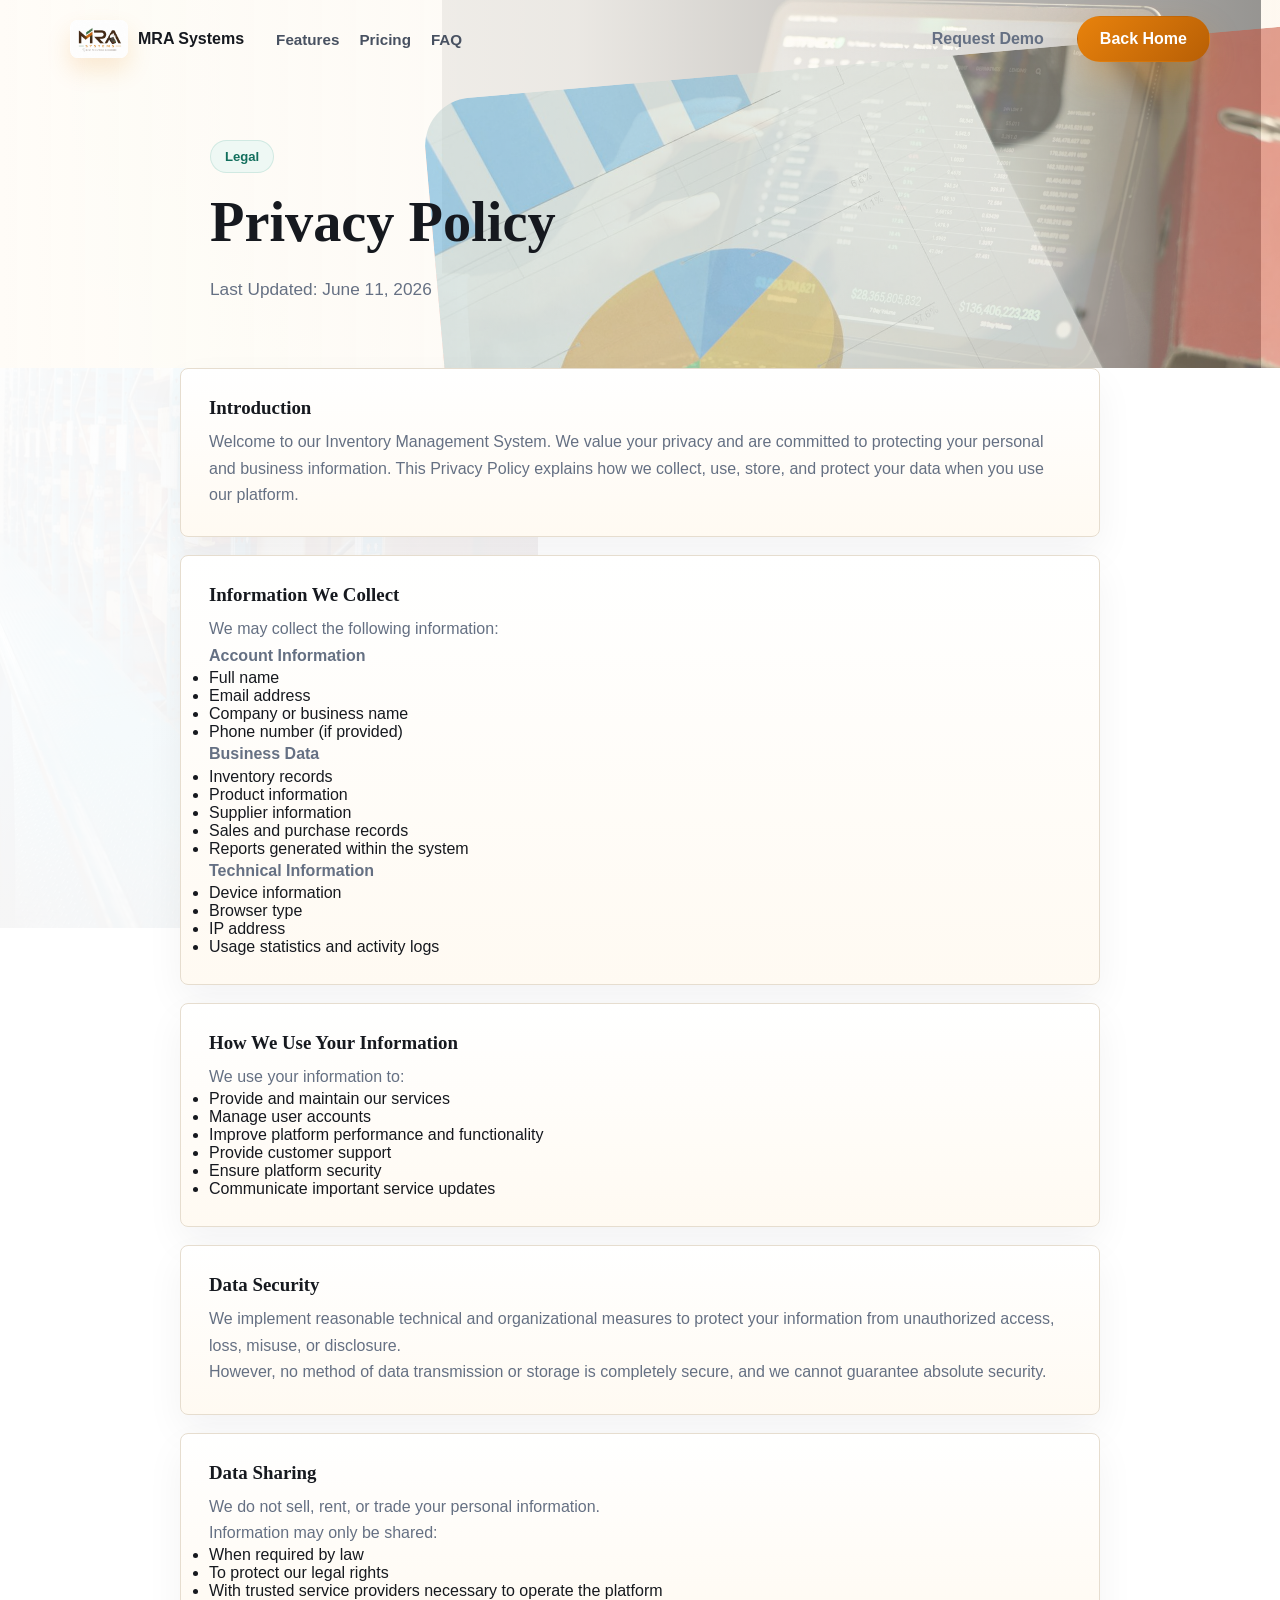
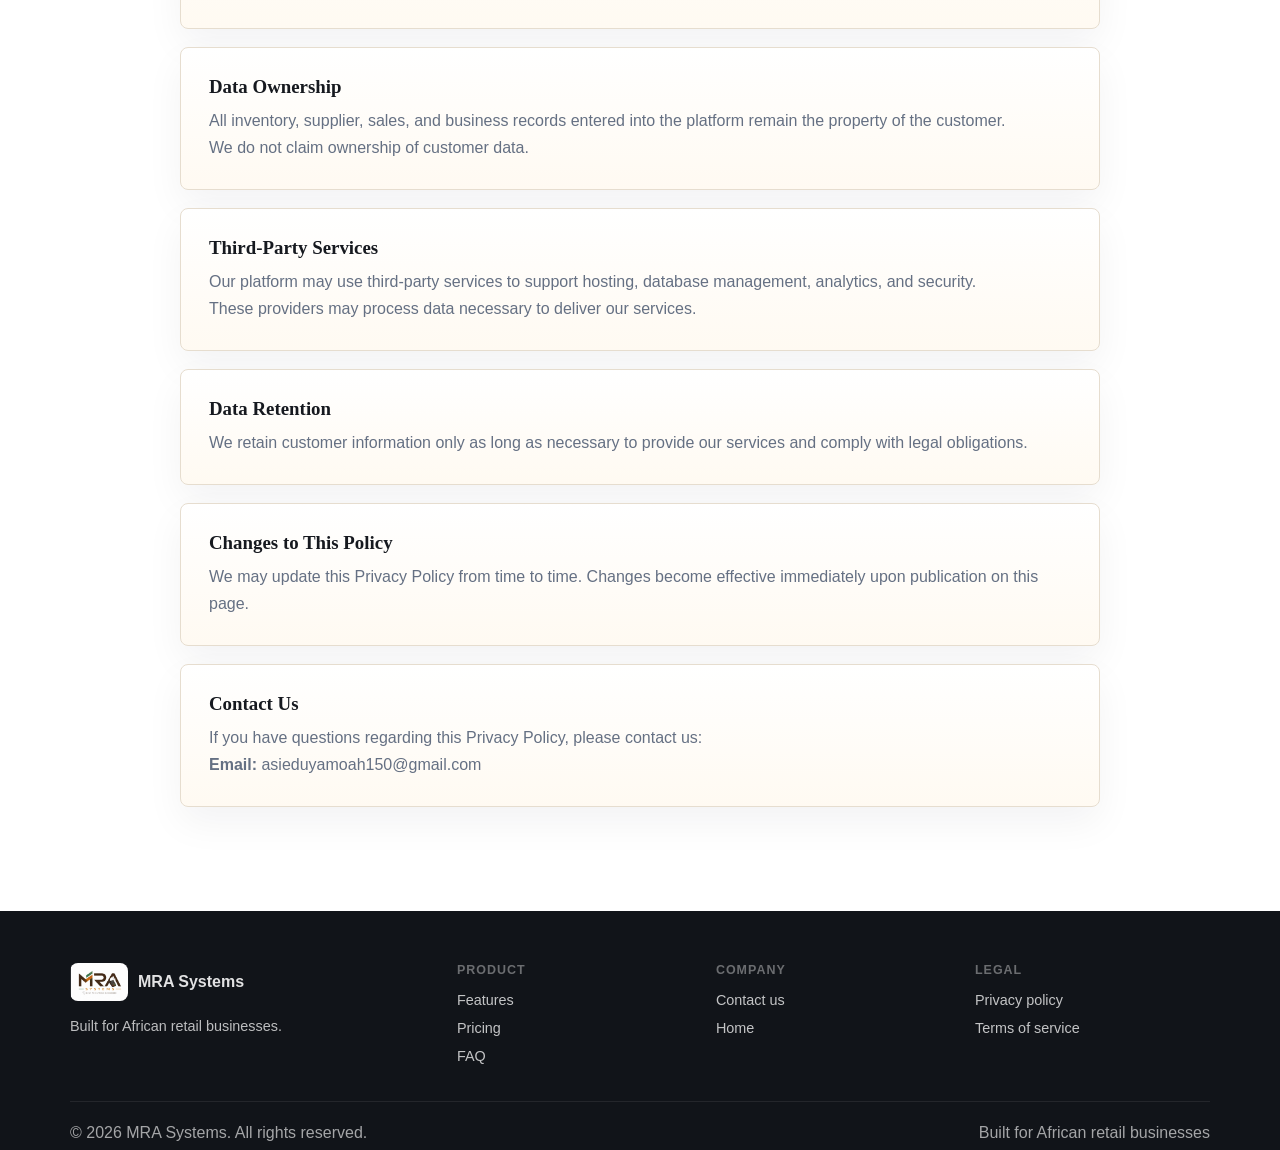
<file: privacy.html>
<!DOCTYPE html>
<html lang="en">
<head>
  <meta charset="UTF-8" />
  <meta name="viewport" content="width=device-width, initial-scale=1.0" />

  <title>Privacy Policy - MRA Systems</title>
  <meta name="description" content="Privacy policy for MRA Systems." />

  <link rel="icon" type="image/png" sizes="32x32" href="MRA.png" />
  <link rel="apple-touch-icon" href="MRA.png" />
  <link href="https://fonts.googleapis.com/css2?family=Syne:wght@600;700;800&family=DM+Sans:wght@400;500&display=swap" rel="stylesheet" />
  <link rel="stylesheet" href="styles.css" />
</head>

<body>
  <nav class="nav" id="nav" aria-label="Primary navigation">
    <div class="nav-inner">
      <a href="index.html" class="logo">
        <span class="logo-mark">
          <img src="MRA.png" alt="MRA Systems logo">
        </span>
        <span>MRA Systems</span>
      </a>

      <ul class="nav-links">
        <li><a href="index.html#features">Features</a></li>
        <li><a href="index.html#pricing">Pricing</a></li>
        <li><a href="index.html#faq">FAQ</a></li>
      </ul>

      <div class="nav-right">
        <a href="mailto:asieduyamoah150@gmail.com?subject=MRA%20Systems%20Demo%20Request" class="btn btn-ghost">Request Demo</a>
        <a href="index.html" class="btn btn-amber">Back Home</a>
      </div>

      <button class="hbg" id="hbg" type="button" aria-label="Open menu" aria-expanded="false" aria-controls="drawer">
        <span></span><span></span><span></span>
      </button>
    </div>
  </nav>

  <section class="hero" style="min-height:auto; padding:140px 0 64px;">
    <div class="wrap" style="max-width:860px; display:block;">
      <div class="label">Legal</div>
      <h1 style="max-width:100%; margin-top:18px;">Privacy Policy</h1>
      <p class="sec-sub" style="max-width:100%; margin-bottom:0;">
        Last Updated: June 11, 2026
      </p>
    </div>
  </section>

  <section class="features" style="padding-top:0;">
    <div class="wrap" style="max-width:920px;">
      <div class="feat-grid" style="grid-template-columns:1fr; gap:18px;">
        <article class="feat-card">
          <h3>Introduction</h3>
          <p>Welcome to our Inventory Management System. We value your privacy and are committed to protecting your personal and business information. This Privacy Policy explains how we collect, use, store, and protect your data when you use our platform.</p>
        </article>

        <article class="feat-card">
          <h3>Information We Collect</h3>
          <p>We may collect the following information:</p>
          <p><strong>Account Information</strong></p>
          <ul>
            <li>Full name</li>
            <li>Email address</li>
            <li>Company or business name</li>
            <li>Phone number (if provided)</li>
          </ul>
          <p><strong>Business Data</strong></p>
          <ul>
            <li>Inventory records</li>
            <li>Product information</li>
            <li>Supplier information</li>
            <li>Sales and purchase records</li>
            <li>Reports generated within the system</li>
          </ul>
          <p><strong>Technical Information</strong></p>
          <ul>
            <li>Device information</li>
            <li>Browser type</li>
            <li>IP address</li>
            <li>Usage statistics and activity logs</li>
          </ul>
        </article>

        <article class="feat-card">
          <h3>How We Use Your Information</h3>
          <p>We use your information to:</p>
          <ul>
            <li>Provide and maintain our services</li>
            <li>Manage user accounts</li>
            <li>Improve platform performance and functionality</li>
            <li>Provide customer support</li>
            <li>Ensure platform security</li>
            <li>Communicate important service updates</li>
          </ul>
        </article>

        <article class="feat-card">
          <h3>Data Security</h3>
          <p>We implement reasonable technical and organizational measures to protect your information from unauthorized access, loss, misuse, or disclosure.</p>
          <p>However, no method of data transmission or storage is completely secure, and we cannot guarantee absolute security.</p>
        </article>

        <article class="feat-card">
          <h3>Data Sharing</h3>
          <p>We do not sell, rent, or trade your personal information.</p>
          <p>Information may only be shared:</p>
          <ul>
            <li>When required by law</li>
            <li>To protect our legal rights</li>
            <li>With trusted service providers necessary to operate the platform</li>
          </ul>
        </article>

        <article class="feat-card">
          <h3>Data Ownership</h3>
          <p>All inventory, supplier, sales, and business records entered into the platform remain the property of the customer.</p>
          <p>We do not claim ownership of customer data.</p>
        </article>

        <article class="feat-card">
          <h3>Third-Party Services</h3>
          <p>Our platform may use third-party services to support hosting, database management, analytics, and security.</p>
          <p>These providers may process data necessary to deliver our services.</p>
        </article>

        <article class="feat-card">
          <h3>Data Retention</h3>
          <p>We retain customer information only as long as necessary to provide our services and comply with legal obligations.</p>
        </article>

        <article class="feat-card">
          <h3>Changes to This Policy</h3>
          <p>We may update this Privacy Policy from time to time. Changes become effective immediately upon publication on this page.</p>
        </article>

        <article class="feat-card">
          <h3>Contact Us</h3>
          <p>If you have questions regarding this Privacy Policy, please contact us:</p>
          <p><strong>Email:</strong> <a href="mailto:asieduyamoah150@gmail.com">asieduyamoah150@gmail.com</a></p>
        </article>
      </div>
    </div>
  </section>

  <footer>
    <div class="wrap">
      <div class="ft-top">
        <div class="ft-brand">
          <a href="index.html" class="logo ft-logo">
            <span class="logo-mark">
              <img src="MRA.png" alt="MRA Systems">
            </span>
            <span>MRA Systems</span>
          </a>
          <p>Built for African retail businesses.</p>
        </div>

        <div class="ft-links">
          <div class="ft-col">
            <h4>Product</h4>
            <ul>
              <li><a href="index.html#features">Features</a></li>
              <li><a href="index.html#pricing">Pricing</a></li>
              <li><a href="index.html#faq">FAQ</a></li>
            </ul>
          </div>
          <div class="ft-col">
            <h4>Company</h4>
            <ul>
              <li><a href="mailto:asieduyamoah150@gmail.com">Contact us</a></li>
              <li><a href="index.html">Home</a></li>
            </ul>
          </div>
          <div class="ft-col">
            <h4>Legal</h4>
            <ul>
              <li><a href="privacy.html">Privacy policy</a></li>
              <li><a href="terms.html">Terms of service</a></li>
            </ul>
          </div>
        </div>
      </div>

      <div class="ft-bot">
        <p>© 2026 MRA Systems. All rights reserved.</p>
        <p>Built for African retail businesses</p>
      </div>
    </div>
  </footer>
</body>
</html>
</file>
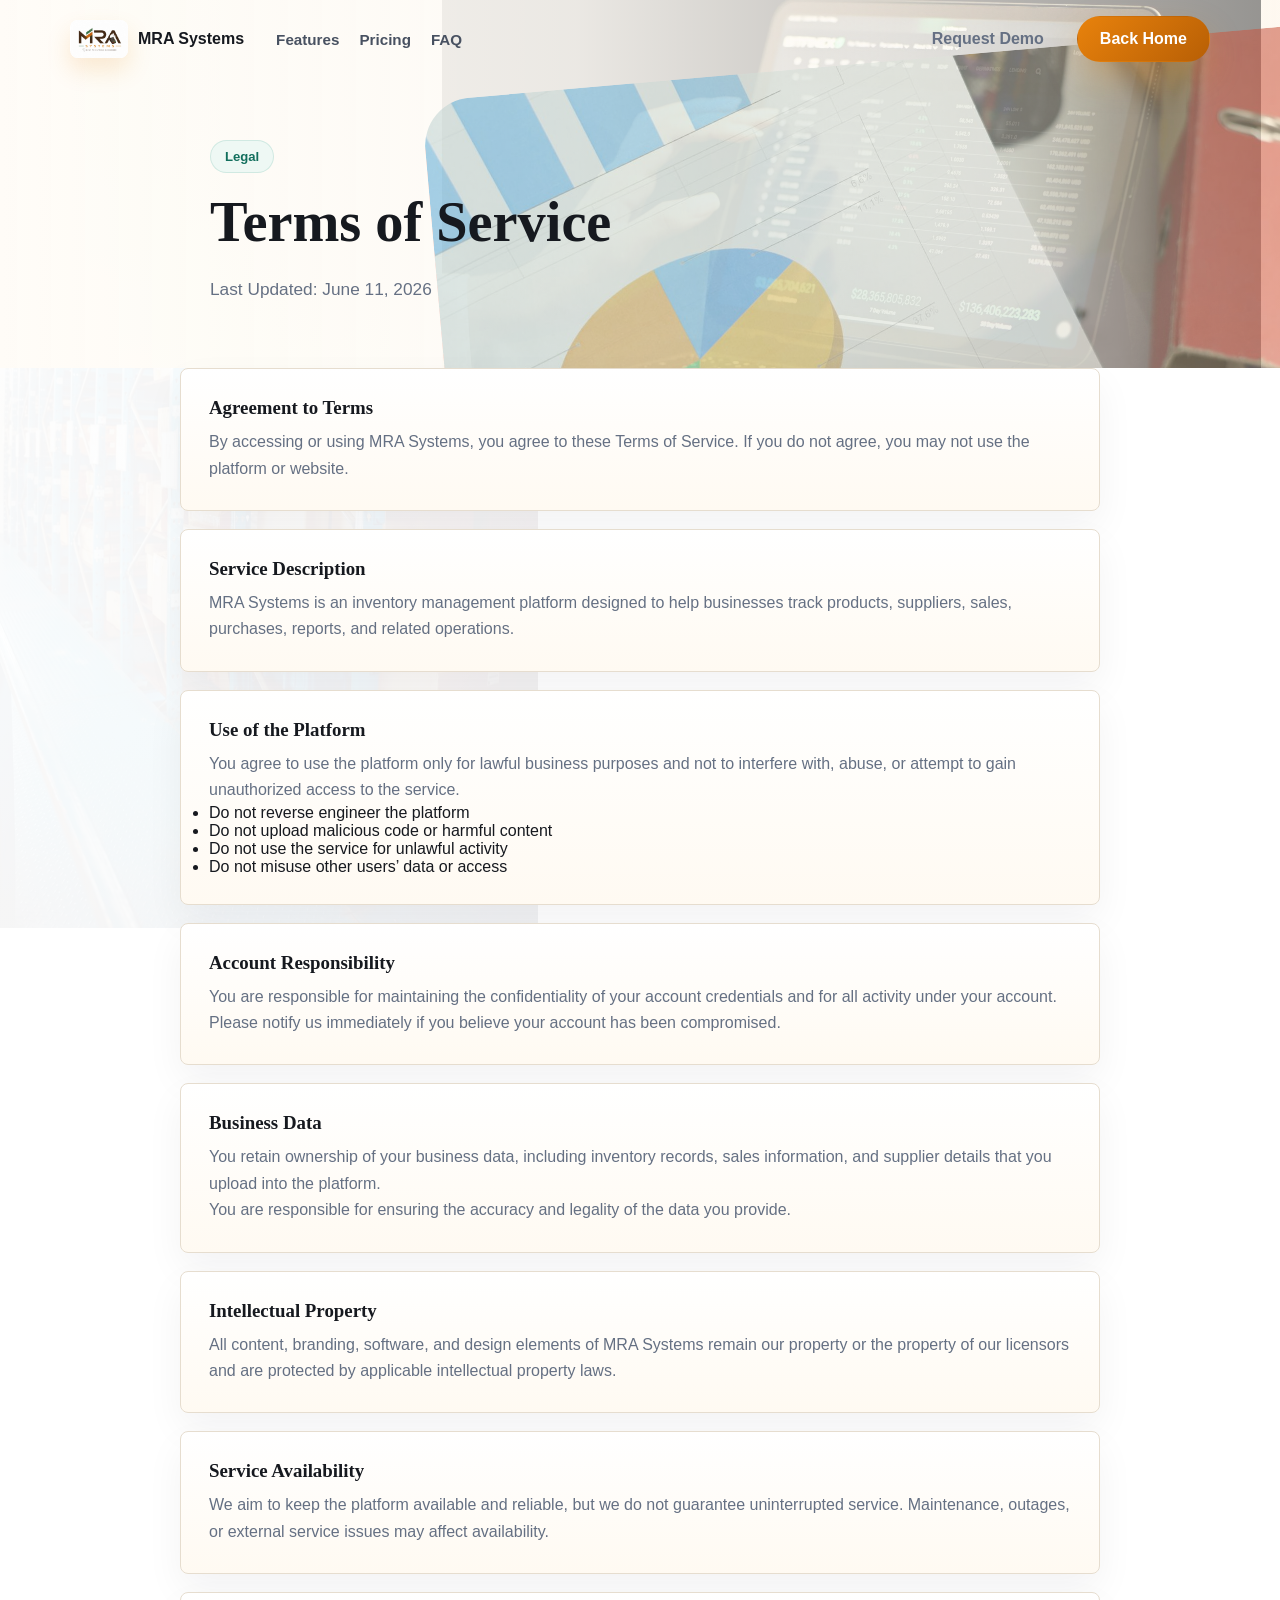
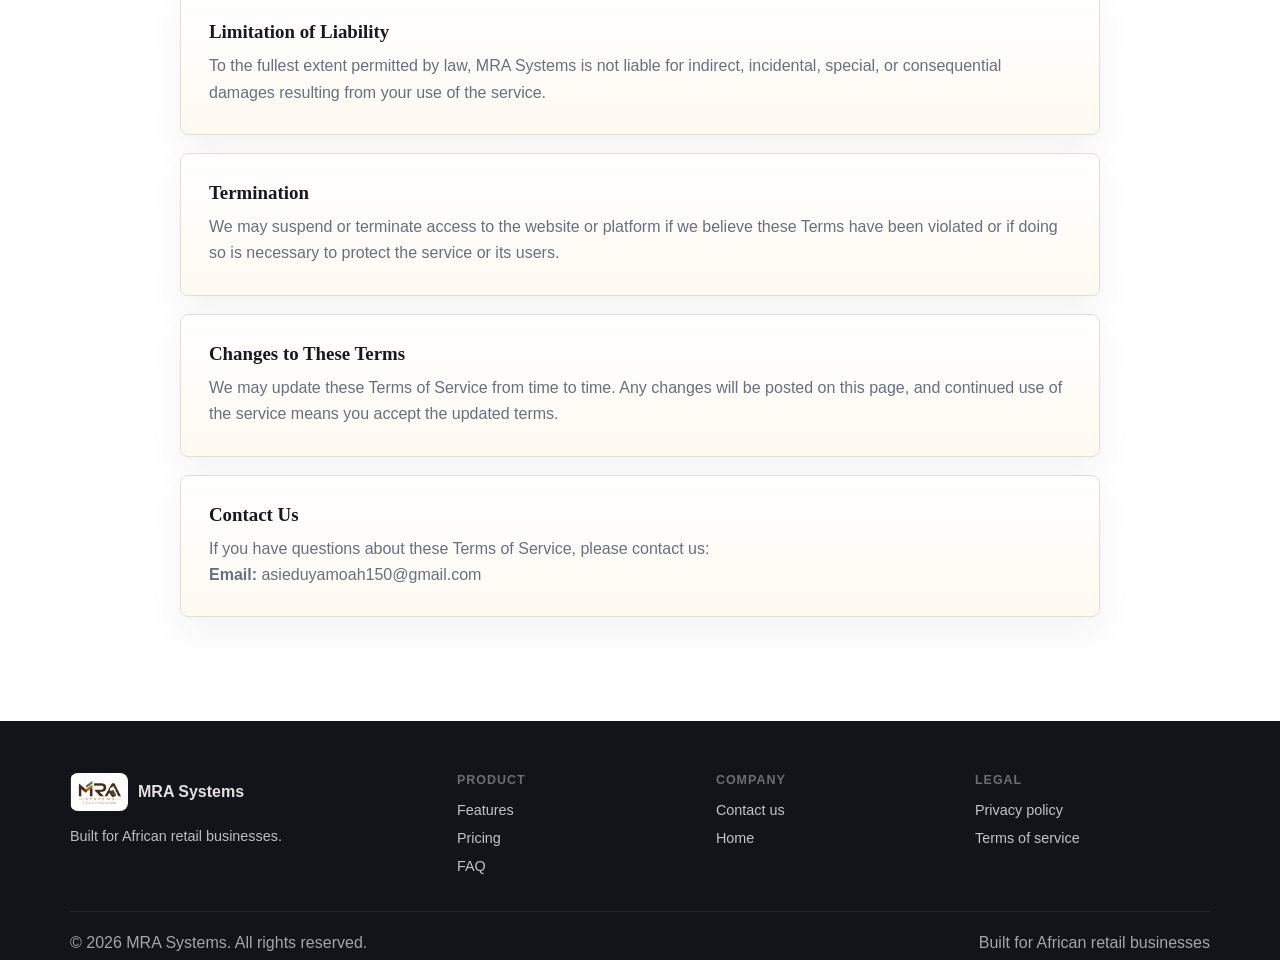
<file: terms.html>
<!DOCTYPE html>
<html lang="en">
<head>
  <meta charset="UTF-8" />
  <meta name="viewport" content="width=device-width, initial-scale=1.0" />

  <title>Terms of Service - MRA Systems</title>
  <meta name="description" content="Terms of service for MRA Systems." />

  <link rel="icon" type="image/png" sizes="32x32" href="MRA.png" />
  <link rel="apple-touch-icon" href="MRA.png" />
  <link href="https://fonts.googleapis.com/css2?family=Syne:wght@600;700;800&family=DM+Sans:wght@400;500&display=swap" rel="stylesheet" />
  <link rel="stylesheet" href="styles.css" />
</head>

<body>
  <nav class="nav" id="nav" aria-label="Primary navigation">
    <div class="nav-inner">
      <a href="index.html" class="logo">
        <span class="logo-mark">
          <img src="MRA.png" alt="MRA Systems logo">
        </span>
        <span>MRA Systems</span>
      </a>

      <ul class="nav-links">
        <li><a href="index.html#features">Features</a></li>
        <li><a href="index.html#pricing">Pricing</a></li>
        <li><a href="index.html#faq">FAQ</a></li>
      </ul>

      <div class="nav-right">
        <a href="mailto:asieduyamoah150@gmail.com?subject=MRA%20Systems%20Demo%20Request" class="btn btn-ghost">Request Demo</a>
        <a href="index.html" class="btn btn-amber">Back Home</a>
      </div>

      <button class="hbg" id="hbg" type="button" aria-label="Open menu" aria-expanded="false" aria-controls="drawer">
        <span></span><span></span><span></span>
      </button>
    </div>
  </nav>

  <section class="hero" style="min-height:auto; padding:140px 0 64px;">
    <div class="wrap" style="max-width:860px; display:block;">
      <div class="label">Legal</div>
      <h1 style="max-width:100%; margin-top:18px;">Terms of Service</h1>
      <p class="sec-sub" style="max-width:100%; margin-bottom:0;">
        Last Updated: June 11, 2026
      </p>
    </div>
  </section>

  <section class="features" style="padding-top:0;">
    <div class="wrap" style="max-width:920px;">
      <div class="feat-grid" style="grid-template-columns:1fr; gap:18px;">
        <article class="feat-card">
          <h3>Agreement to Terms</h3>
          <p>By accessing or using MRA Systems, you agree to these Terms of Service. If you do not agree, you may not use the platform or website.</p>
        </article>

        <article class="feat-card">
          <h3>Service Description</h3>
          <p>MRA Systems is an inventory management platform designed to help businesses track products, suppliers, sales, purchases, reports, and related operations.</p>
        </article>

        <article class="feat-card">
          <h3>Use of the Platform</h3>
          <p>You agree to use the platform only for lawful business purposes and not to interfere with, abuse, or attempt to gain unauthorized access to the service.</p>
          <ul>
            <li>Do not reverse engineer the platform</li>
            <li>Do not upload malicious code or harmful content</li>
            <li>Do not use the service for unlawful activity</li>
            <li>Do not misuse other users’ data or access</li>
          </ul>
        </article>

        <article class="feat-card">
          <h3>Account Responsibility</h3>
          <p>You are responsible for maintaining the confidentiality of your account credentials and for all activity under your account.</p>
          <p>Please notify us immediately if you believe your account has been compromised.</p>
        </article>

        <article class="feat-card">
          <h3>Business Data</h3>
          <p>You retain ownership of your business data, including inventory records, sales information, and supplier details that you upload into the platform.</p>
          <p>You are responsible for ensuring the accuracy and legality of the data you provide.</p>
        </article>

        <article class="feat-card">
          <h3>Intellectual Property</h3>
          <p>All content, branding, software, and design elements of MRA Systems remain our property or the property of our licensors and are protected by applicable intellectual property laws.</p>
        </article>

        <article class="feat-card">
          <h3>Service Availability</h3>
          <p>We aim to keep the platform available and reliable, but we do not guarantee uninterrupted service. Maintenance, outages, or external service issues may affect availability.</p>
        </article>

        <article class="feat-card">
          <h3>Limitation of Liability</h3>
          <p>To the fullest extent permitted by law, MRA Systems is not liable for indirect, incidental, special, or consequential damages resulting from your use of the service.</p>
        </article>

        <article class="feat-card">
          <h3>Termination</h3>
          <p>We may suspend or terminate access to the website or platform if we believe these Terms have been violated or if doing so is necessary to protect the service or its users.</p>
        </article>

        <article class="feat-card">
          <h3>Changes to These Terms</h3>
          <p>We may update these Terms of Service from time to time. Any changes will be posted on this page, and continued use of the service means you accept the updated terms.</p>
        </article>

        <article class="feat-card">
          <h3>Contact Us</h3>
          <p>If you have questions about these Terms of Service, please contact us:</p>
          <p><strong>Email:</strong> <a href="mailto:asieduyamoah150@gmail.com">asieduyamoah150@gmail.com</a></p>
        </article>
      </div>
    </div>
  </section>

  <footer>
    <div class="wrap">
      <div class="ft-top">
        <div class="ft-brand">
          <a href="index.html" class="logo ft-logo">
            <span class="logo-mark">
              <img src="MRA.png" alt="MRA Systems">
            </span>
            <span>MRA Systems</span>
          </a>
          <p>Built for African retail businesses.</p>
        </div>

        <div class="ft-links">
          <div class="ft-col">
            <h4>Product</h4>
            <ul>
              <li><a href="index.html#features">Features</a></li>
              <li><a href="index.html#pricing">Pricing</a></li>
              <li><a href="index.html#faq">FAQ</a></li>
            </ul>
          </div>
          <div class="ft-col">
            <h4>Company</h4>
            <ul>
              <li><a href="mailto:asieduyamoah150@gmail.com">Contact us</a></li>
              <li><a href="index.html">Home</a></li>
            </ul>
          </div>
          <div class="ft-col">
            <h4>Legal</h4>
            <ul>
              <li><a href="privacy.html">Privacy policy</a></li>
              <li><a href="terms.html">Terms of service</a></li>
            </ul>
          </div>
        </div>
      </div>

      <div class="ft-bot">
        <p>© 2026 MRA Systems. All rights reserved.</p>
        <p>Built for African retail businesses</p>
      </div>
    </div>
  </footer>
</body>
</html>
</file>
<file: styles.css>
:root{
	--amber:#E8820C;
	--amber-dark:#B85F05;
	--green:#168B72;
	--ink:#16191F;
	--muted:#657083;
	--cream:#FFF8EE;
	--white:#fff;
	--line:#E6DDCF;
	--shadow:0 24px 70px rgba(22,25,31,.13);
}

*{
	margin:0;
	padding:0;
	box-sizing:border-box;
}

html{
	scroll-behavior:smooth;
}

body{
	min-height:100vh;
	font-family:'Jost',sans-serif;
	background:
		radial-gradient(circle at 12% 4%, rgba(22,139,114,.12), transparent 26%),
		radial-gradient(circle at 92% 10%, rgba(232,130,12,.12), transparent 24%),
		linear-gradient(180deg,#FFFCF7 0%,#fff 42%,#F7FAF8 100%);
	color:var(--ink);
	overflow-x:hidden;
}

body.menu-open{
	overflow:hidden;
}

.wrap{
	width:min(1140px,100% - 40px);
	margin:auto;
}

h1,h2,h3{
	font-family:'Playfair Display',serif;
	letter-spacing:0;
}

a{
	text-decoration:none;
	color:inherit;
}

img{
	width:100%;
	display:block;
}

.nav{
	position:fixed;
	width:100%;
	top:0;
	z-index:1000;
	padding:16px 0;
	transition:background .25s ease, box-shadow .25s ease, padding .25s ease;
}

.nav.stuck,
.nav.menu-active{
	padding:10px 0;
	background:rgba(255,255,255,.84);
	border-bottom:1px solid rgba(230,221,207,.78);
	box-shadow:0 16px 40px rgba(22,25,31,.08);
	backdrop-filter:blur(18px);
}

.nav-inner{
	width:min(1140px,100% - 40px);
	margin:auto;
	display:flex;
	align-items:center;
	gap:32px;
}

.logo{
	display:flex;
	align-items:center;
	gap:10px;
	font-weight:800;
}

.logo-mark{
	width:58px;
	height:38px;
	border-radius:8px;
	background:#fff;
	display:flex;
	align-items:center;
	justify-content:center;
	overflow:hidden;
	box-shadow:0 12px 24px rgba(232,130,12,.16);
}

.logo-mark img{
	width:100%;
	height:100%;
	object-fit:contain;
}

.nav-links{
	display:flex;
	gap:20px;
	list-style:none;
	color:#485161;
	font-weight:700;
	font-size:.95rem;
}

.nav-links a{
	transition:color .2s ease;
}

.nav-links a:hover{
	color:var(--amber-dark);
}

.nav-right{
	margin-left:auto;
	display:flex;
	gap:10px;
	align-items:center;
}

.btn{
	min-height:46px;
	padding:12px 22px;
	border-radius:999px;
	font-weight:800;
	display:inline-flex;
	align-items:center;
	justify-content:center;
	gap:10px;
	border:1px solid transparent;
	transition:transform .2s ease, box-shadow .2s ease, background .2s ease;
}

.btn:hover{
	transform:translateY(-2px);
}

.btn-amber{
	background:linear-gradient(135deg,var(--amber),var(--amber-dark));
	color:#fff;
	box-shadow:0 16px 34px rgba(232,130,12,.25);
}

.btn-outline{
	border-color:rgba(232,130,12,.34);
	color:var(--amber-dark);
	background:rgba(255,255,255,.72);
}

.btn-white{
	background:#fff;
	color:var(--amber-dark);
}

.btn-ghost{
	color:var(--muted);
}

.btn-lg{
	min-height:54px;
	padding-inline:26px;
}

.btn-full{
	width:100%;
}

.play-icon{
	width:18px;
	height:18px;
	border-radius:50%;
	background:var(--amber);
	position:relative;
	flex:0 0 auto;
}

.play-icon::after{
	content:"";
	position:absolute;
	left:7px;
	top:5px;
	border-left:6px solid #fff;
	border-top:4px solid transparent;
	border-bottom:4px solid transparent;
}

.hero{
	min-height:100vh;
	padding:136px 0 80px;
	display:flex;
	align-items:center;
	isolation:isolate;
	overflow:hidden;
}

.hero::before{
	content:"";
	position:absolute;
	inset:0;
	z-index:-2;
	background:
		linear-gradient(90deg,rgba(255,252,247,.99) 0%,rgba(255,252,247,.92) 45%,rgba(255,252,247,.58) 100%),
		url("analysis1.jpg") right 4% center / min(860px,64vw) auto no-repeat;
}

.hero::after{
	content:"";
	position:absolute;
	inset:auto -8% -14% 34%;
	height:360px;
	z-index:-1;
	background:
		linear-gradient(90deg,rgba(22,139,114,.18),rgba(232,130,12,.16)),
		url("analysis3.jpg") center / cover;
	transform:rotate(-5deg);
	border-radius:48px;
	opacity:.55;
	filter:saturate(.9);
}

.hero .wrap{
	display:grid;
	grid-template-columns:minmax(0,1fr) minmax(380px,1fr);
	gap:64px;
	align-items:center;
}

.hero-left{
	max-width:660px;
}

.hero-badge,
.label{
	display:inline-flex;
	align-items:center;
	gap:8px;
	background:#EEF8F4;
	color:#126f5d;
	border:1px solid rgba(22,139,114,.14);
	padding:8px 14px;
	border-radius:999px;
	font-weight:800;
	font-size:.82rem;
}

.dot{
	width:8px;
	height:8px;
	background:var(--green);
	border-radius:50%;
	box-shadow:0 0 0 6px rgba(22,139,114,.12);
}

.hero h1{
	max-width:660px;
	margin:18px 0 20px;
	font-size:clamp(2.65rem,4.4vw,3.9rem);
	line-height:1.12;
}

.hero h1 span{
	color:var(--amber-dark);
}

.hero p{
	max-width:560px;
	font-size:1.08rem;
	color:var(--muted);
	line-height:1.75;
	margin-bottom:34px;
}

.hero-btns,
.cta-btns{
	display:flex;
	gap:14px;
	flex-wrap:wrap;
}

.hero-stats{
	display:grid;
	grid-template-columns:repeat(3,minmax(0,1fr));
	gap:14px;
	max-width:560px;
	margin-top:34px;
}

.hero-stats div{
	padding:16px;
	border:1px solid rgba(230,221,207,.85);
	background:rgba(255,255,255,.66);
	border-radius:8px;
	box-shadow:0 14px 28px rgba(22,25,31,.05);
}

.hero-stats strong{
	display:block;
	font-family:'Playfair Display',serif;
	font-size:1.35rem;
}

.hero-stats span{
	display:block;
	margin-top:4px;
	color:var(--muted);
	font-size:.85rem;
}

.app-links{
	display:flex;
	flex-wrap:wrap;
	gap:10px;
	margin-top:18px;
}

.app-links a{
	min-height:38px;
	display:inline-flex;
	align-items:center;
	padding:8px 13px;
	border-radius:999px;
	background:rgba(255,255,255,.68);
	border:1px solid rgba(230,221,207,.88);
	color:#3E4856;
	font-weight:800;
	font-size:.86rem;
	box-shadow:0 12px 28px rgba(22,25,31,.06);
	backdrop-filter:blur(12px);
	transition:transform .2s ease, border-color .2s ease;
}

.app-links a:hover{
	transform:translateY(-2px);
	border-color:rgba(22,139,114,.28);
}

.mockups{
	--rx:0deg;
	--ry:0deg;
	position:relative;
	min-height:560px;
	perspective:1200px;
	transform-style:preserve-3d;
	transform:rotateX(var(--rx)) rotateY(var(--ry));
	transition:transform .2s ease;
}

.mockups::before{
	content:"";
	position:absolute;
	inset:11% 4% 9% 0;
	border-radius:30px;
	background:linear-gradient(135deg,rgba(22,139,114,.16),rgba(232,130,12,.13));
	filter:blur(.2px);
	transform:translateZ(-80px) rotate(-4deg);
}

.orbit{
	position:absolute;
	border:1px solid rgba(22,139,114,.18);
	border-radius:50%;
	pointer-events:none;
	animation:spin 14s linear infinite;
}

.orbit-one{
	width:300px;
	height:300px;
	right:8%;
	top:8%;
}

.orbit-two{
	width:210px;
	height:210px;
	left:2%;
	bottom:10%;
	animation-duration:18s;
	animation-direction:reverse;
}

.mcard{
	position:absolute;
	overflow:hidden;
	border:1px solid rgba(255,255,255,.8);
	border-radius:18px;
	background:#fff;
	box-shadow:var(--shadow);
	transform-style:preserve-3d;
}

.mcard img{
	height:100%;
	object-fit:cover;
}

.mc-main{
	width:74%;
	left:0;
	top:13%;
	z-index:3;
	transform:translateZ(80px) rotateY(-11deg) rotateX(4deg);
	animation:floatMain 6s ease-in-out infinite;
}

.mc-top{
	width:46%;
	right:0;
	top:2%;
	z-index:4;
	transform:translateZ(150px) rotateY(-16deg) rotateZ(4deg);
	animation:floatTop 5.5s ease-in-out infinite;
}

.mc-bot{
	width:44%;
	right:5%;
	bottom:2%;
	z-index:2;
	transform:translateZ(110px) rotateY(-8deg) rotateZ(-3deg);
	animation:floatBottom 6.8s ease-in-out infinite;
}

.metric-chip{
	position:absolute;
	z-index:5;
	min-width:138px;
	padding:12px 14px;
	border-radius:8px;
	background:rgba(255,255,255,.88);
	border:1px solid rgba(230,221,207,.8);
	box-shadow:0 18px 40px rgba(22,25,31,.12);
	backdrop-filter:blur(12px);
}

.metric-chip span{
	display:block;
	color:var(--muted);
	font-size:.78rem;
	font-weight:700;
}

.metric-chip strong{
	display:block;
	margin-top:2px;
	font-family:'Playfair Display',serif;
}

.chip-a{
	left:3%;
	bottom:15%;
	animation:floatTop 5.7s ease-in-out infinite;
}

.chip-b{
	right:2%;
	top:43%;
	animation:floatBottom 6.2s ease-in-out infinite;
}

section{
	position:relative;
}

.features,
.showcase,
.work,
.pricing,
.faq{
	padding:104px 0;
}

.features,
.pricing{
	background:
		linear-gradient(110deg,rgba(255,255,255,.97),rgba(255,255,255,.9)),
		url("inventory.jpg") left center / min(560px,42vw) auto no-repeat fixed,
		#fff;
}

.showcase,
.work,
.faq{
	background:
	linear-gradient(135deg,rgba(248,251,250,.96),rgba(255,248,238,.92)),
	url("warehouse2.jpg") right center / min(760px,54vw) auto no-repeat fixed,
		#F8FBFA;
}

.sec-title{
	max-width:760px;
	margin:16px 0 12px;
	font-size:clamp(2rem,4vw,3.35rem);
	line-height:1.15;
}

.sec-sub{
	max-width:640px;
	color:var(--muted);
	line-height:1.7;
	margin-bottom:34px;
	font-size:1.02rem;
}

.feat-grid,
.pricing-grid{
	display:grid;
	grid-template-columns:repeat(3,minmax(0,1fr));
	gap:20px;
}

.feat-card,
.price-card{
	position:relative;
	min-height:100%;
	background:#fff;
	padding:28px;
	border-radius:8px;
	border:1px solid var(--line);
	box-shadow:0 16px 38px rgba(22,25,31,.05);
	overflow:hidden;
	transition:transform .2s ease, box-shadow .2s ease, border-color .2s ease;
}

.feat-card > *,
.price-card > *{
	position:relative;
	z-index:1;
}

.features .feat-card,
.pricing .price-card{
	background:linear-gradient(180deg,#fff,#fffaf2);
}

.feat-card:hover,
.price-card:hover{
	transform:translateY(-6px);
	border-color:rgba(232,130,12,.32);
	box-shadow:0 22px 52px rgba(22,25,31,.1);
}

.feat-icon{
	width:48px;
	height:48px;
	margin-bottom:18px;
	border-radius:12px;
	display:flex;
	align-items:center;
	justify-content:center;
	background:#EEF8F4;
	font-size:1.55rem;
}

.feat-icon.icon-green{ color:var(--green); }
.feat-icon.icon-amber{ color:var(--amber-dark); }

.feat-card.photo{
	min-height:230px;
	display:flex;
	flex-direction:column;
	justify-content:flex-end;
	color:#fff;
	border-color:rgba(255,255,255,.5);
	background:#151A20;
}

.feat-card.photo::before{
	content:"";
	position:absolute;
	inset:0;
	background:var(--card-image) center / cover;
	transform:scale(1.04);
	transition:transform .35s ease;
}

.feat-card.photo::after{
	content:"";
	position:absolute;
	inset:0;
	background:linear-gradient(180deg,rgba(15,20,26,.1),rgba(15,20,26,.8));
}

.feat-card.photo:hover::before{
	transform:scale(1.09);
}

.feat-card.photo p{
	color:rgba(255,255,255,.82);
}

.inventory-photo{ --card-image:url("inventory.jpg"); }
.invoice-photo{ --card-image:url("accounting1.jpg"); }
.analytics-photo{ --card-image:url("analysis3.jpg"); }

.feat-card h3,
.price-card h3{
	margin-bottom:10px;
	font-size:1.18rem;
}

.feat-card p,
.price-card p{
	color:var(--muted);
	line-height:1.65;
}

.showcase-panel{
	display:grid;
	grid-template-columns:.78fr 1.22fr;
	gap:28px;
	align-items:center;
	margin:20px 0 24px;
	padding:24px;
	border-radius:8px;
	border:1px solid var(--line);
	background:
		linear-gradient(135deg,rgba(255,255,255,.94),rgba(255,255,255,.82)),
		url("analysis3.jpg") left center / cover;
	box-shadow:var(--shadow);
	backdrop-filter:blur(18px);
}

.panel-copy{
	padding:10px;
}

.panel-copy h3{
	margin:16px 0 12px;
	font-size:clamp(1.6rem,3vw,2.45rem);
	line-height:1.08;
}

.panel-copy p{
	color:var(--muted);
	line-height:1.7;
}

.panel-screen{
	position:relative;
	overflow:hidden;
	border-radius:8px;
	border:1px solid var(--line);
	box-shadow:0 20px 50px rgba(22,25,31,.12);
}

.panel-screen::after{
	content:"";
	position:absolute;
	inset:0;
	background:linear-gradient(180deg,transparent,rgba(22,25,31,.08));
	pointer-events:none;
}

.panel-screen img{
	aspect-ratio:16/10;
	object-fit:cover;
}

.work{
	overflow:hidden;
}

.work-head{
	display:grid;
	grid-template-columns:minmax(0,1fr) minmax(280px,420px);
	gap:28px;
	align-items:end;
}

.work-head .sec-sub{
	margin-bottom:14px;
}

.work-showcase{
	display:grid;
	grid-template-columns:minmax(280px,.72fr) minmax(0,1.28fr);
	gap:28px;
	align-items:center;
	margin:28px 0 22px;
	padding:24px;
	border:1px solid var(--line);
	border-radius:8px;
	background:
		linear-gradient(135deg,rgba(255,255,255,.96),rgba(255,250,242,.9)),
		url("MRA.png") left -80px center / 360px auto no-repeat;
	box-shadow:var(--shadow);
}

.work-copy{
	padding:10px;
}

.work-copy h3{
	margin:18px 0 12px;
	font-size:clamp(1.5rem,2.2vw,1.95rem);
	line-height:1.2;
}

.work-copy p,
.work-card-copy p{
	color:var(--muted);
	line-height:1.7;
}

.work-screen{
	position:relative;
	overflow:hidden;
	border-radius:8px;
	border:1px solid rgba(230,221,207,.94);
	background:#fff;
	box-shadow:0 22px 58px rgba(22,25,31,.12);
}

.work-screen img{
	aspect-ratio:4/3;
	height:100%;
	object-fit:cover;
	object-position:top center;
}

.work-screen-main{
	transform:perspective(1000px) rotateY(-3deg) rotateX(1deg);
	transform-origin:center;
}

.lumoda-stack{
	display:grid;
	grid-template-columns:1.25fr .82fr;
	grid-template-rows:repeat(2,minmax(0,1fr));
	gap:10px;
	padding:10px;
	background:#151A20;
}

.lumoda-stack img:first-child{
	grid-row:1 / span 2;
}

.lumoda-stack img{
	min-height:0;
	border-radius:6px;
	aspect-ratio:auto;
	object-fit:cover;
	object-position:top center;
}

.multi-screen{
	display:grid;
	grid-template-columns:1fr 1fr;
	gap:8px;
	padding:8px;
}

.multi-screen img{
	min-height:0;
	border-radius:6px;
}

.work-grid{
	display:grid;
	grid-template-columns:repeat(3,minmax(0,1fr));
	gap:20px;
}

.work-card{
	display:grid;
	gap:16px;
	padding:16px;
	border:1px solid var(--line);
	border-radius:8px;
	background:rgba(255,255,255,.88);
	box-shadow:0 16px 38px rgba(22,25,31,.06);
	transition:transform .2s ease, box-shadow .2s ease, border-color .2s ease;
}

.work-card:hover{
	transform:translateY(-5px);
	border-color:rgba(22,139,114,.24);
	box-shadow:0 22px 52px rgba(22,25,31,.1);
}

.work-card .work-screen{
	box-shadow:0 14px 32px rgba(22,25,31,.08);
}

.work-card-copy{
	padding:0 4px 4px;
}

.work-card-copy span{
	display:inline-flex;
	margin-bottom:10px;
	color:#126f5d;
	font-size:.78rem;
	font-weight:900;
	text-transform:uppercase;
}

.work-card-copy h3{
	margin-bottom:8px;
	font-size:1.08rem;
}

.planning-card{
	display:grid;
	grid-template-columns:minmax(220px,.5fr) minmax(0,1fr);
	gap:22px;
	align-items:center;
	margin-top:20px;
	padding:24px;
	border:1px solid rgba(22,139,114,.18);
	border-radius:8px;
	background:
		linear-gradient(135deg,rgba(255,255,255,.94),rgba(238,248,244,.9)),
		url("MRA.png") right -50px center / 260px auto no-repeat;
	box-shadow:0 16px 38px rgba(22,25,31,.05);
}

.planning-card h3{
	margin-top:14px;
	font-size:1.35rem;
}

.planning-card p{
	color:var(--muted);
	line-height:1.7;
}

.price-card{
	position:relative;
	display:flex;
	flex-direction:column;
	gap:16px;
}

.price-card .price{
	margin-top:auto;
	display:flex;
	flex-direction:column;
	gap:2px;
	color:var(--ink);
	line-height:1.2;
}

.price-amount{
	font-family:'Playfair Display',serif;
	font-weight:800;
	font-size:2rem;
}

.price-note{
	font-size:.82rem;
	font-weight:600;
	color:var(--muted);
}

.price-card.featured .price-note{
	color:rgba(255,255,255,.62);
}

.price-features{
	list-style:none;
	display:flex;
	flex-direction:column;
	gap:10px;
	margin:0;
	padding:0;
}

.price-features li{
	position:relative;
	padding-left:26px;
	color:var(--muted);
	font-size:.92rem;
	line-height:1.4;
}

.price-features li::before{
	content:"";
	position:absolute;
	left:0;
	top:3px;
	width:16px;
	height:16px;
	border-radius:50%;
	background:rgba(22,139,114,.14);
}

.price-features li::after{
	content:"";
	position:absolute;
	left:4px;
	top:6.5px;
	width:8px;
	height:5px;
	border-left:2px solid var(--green);
	border-bottom:2px solid var(--green);
	transform:rotate(-45deg);
}

.price-card.featured .price-features li{
	color:rgba(255,255,255,.78);
}

.price-card.featured .price-features li::before{
	background:rgba(255,255,255,.14);
}

.price-card.featured .price-features li::after{
	border-color:#fff;
}

.price-card.featured{
	background:
		linear-gradient(180deg,rgba(23,26,32,.9),rgba(23,26,32,.98)),
		url("accounting2.jpg") center / cover;
	color:#fff;
	border-color:#171A20;
	transform:translateY(-10px);
}

.price-card.featured p{
	color:rgba(255,255,255,.72);
}

.price-card.featured .price{
	color:#fff;
}

.plan-tag{
	align-self:flex-start;
	padding:7px 11px;
	border-radius:999px;
	background:rgba(232,130,12,.18);
	color:#FFD19A;
	font-weight:800;
	font-size:.78rem;
}

.billing-toggle{
	display:flex;
	align-items:center;
	gap:14px;
	margin:28px 0 34px;
}

.billing-label{
	font-weight:700;
	color:var(--muted);
	font-size:.95rem;
	transition:color .2s ease;
}

.billing-label.active{
	color:var(--ink);
}

.switch{
	position:relative;
	width:50px;
	height:28px;
	border-radius:999px;
	border:1px solid var(--line);
	background:#F1EADC;
	cursor:pointer;
	padding:0;
	flex-shrink:0;
}

.switch-knob{
	position:absolute;
	top:2px;
	left:3px;
	width:22px;
	height:22px;
	border-radius:50%;
	background:#fff;
	box-shadow:0 2px 6px rgba(22,25,31,.25);
	transition:transform .22s ease;
}

.switch[aria-checked="true"]{
	background:var(--green);
	border-color:var(--green);
}

.switch[aria-checked="true"] .switch-knob{
	transform:translateX(22px);
}

.billing-badge{
	padding:5px 11px;
	border-radius:999px;
	background:rgba(22,139,114,.14);
	color:var(--green);
	font-weight:800;
	font-size:.76rem;
}

.cta{
	padding:108px 0;
	background:
		linear-gradient(135deg,rgba(23,26,32,.9),rgba(36,50,46,.92)),
		url("warehouse2.jpg") center / cover;
	color:#fff;
	text-align:center;
}

.cta-inner{
	max-width:680px;
	margin:auto;
}

.cta h2{
	font-size:clamp(2rem,4vw,3.45rem);
	line-height:1.15;
	margin-bottom:18px;
}

.cta p{
	margin-bottom:30px;
	color:rgba(255,255,255,.72);
	line-height:1.7;
}

.cta-btns{
	justify-content:center;
}

footer{
	background:#111419;
	color:rgba(255,255,255,.62);
	padding:30px 0;
}

.ft-bot{
	display:flex;
	justify-content:space-between;
	gap:18px;
	flex-wrap:wrap;
}

.drawer{
	position:fixed;
	inset:0 0 auto 0;
	z-index:999;
	min-height:100vh;
	padding:96px 24px 32px;
	background:rgba(255,250,242,.96);
	backdrop-filter:blur(20px);
	transform:translateY(-105%);
	transition:transform .28s ease;
}

.drawer.open{
	transform:translateY(0);
}

.drawer ul{
	display:grid;
	gap:8px;
	list-style:none;
}

.drawer a{
	display:flex;
	min-height:52px;
	align-items:center;
	font-weight:800;
}

.drawer-btns{
	display:grid;
	gap:12px;
	margin-top:24px;
}

.modal-backdrop{
	position:fixed;
	inset:0;
	z-index:1400;
	display:none;
	align-items:center;
	justify-content:center;
	padding:20px;
	background:rgba(17,22,29,.62);
	backdrop-filter:blur(14px);
}

.modal-backdrop.open{
	display:flex;
}

.site-modal{
	position:relative;
	width:min(480px,100%);
	max-height:calc(100vh - 40px);
	overflow:auto;
	padding:28px;
	border-radius:12px;
	border:1px solid rgba(255,255,255,.6);
	background:
		linear-gradient(rgba(255,255,255,.94),rgba(255,255,255,.94)),
		url("accounting1.jpg") center / cover;
	box-shadow:0 34px 100px rgba(0,0,0,.24);
}

.auth-modal{
	width:min(430px,100%);
	padding:48px 38px 34px;
	border-radius:16px;
	background:
		linear-gradient(rgba(255,255,255,.95),rgba(255,255,255,.97)),
		url("MRA.png") center 38px / 250px auto no-repeat,
		#fff;
}

.auth-modal::before{
	content:"";
	position:absolute;
	inset:0;
	pointer-events:none;
	opacity:.05;
	background:url("MRA.png") center 36px / 270px auto no-repeat;
}

.auth-head{
	position:relative;
	margin-bottom:28px;
}

.auth-head h2{
	margin:0;
	color:#151922;
	font-family:'Jost',sans-serif;
	font-size:1.85rem;
	font-weight:900;
	letter-spacing:0;
}

.auth-head span{
	display:block;
	width:96px;
	height:3px;
	margin-top:8px;
	border-radius:999px;
	background:#4667E8;
}

.auth-note{
	margin-top:-12px;
	margin-bottom:20px;
	color:var(--muted);
}

.site-modal h2{
	margin:16px 0 10px;
	font-size:clamp(1.8rem,4vw,2.55rem);
	line-height:1.15;
}

.site-modal p{
	color:var(--muted);
	line-height:1.65;
	margin-bottom:20px;
}

.modal-close{
	position:absolute;
	top:16px;
	right:16px;
	width:38px;
	height:38px;
	border:1px solid var(--line);
	border-radius:10px;
	background:#fff;
	color:var(--ink);
	cursor:pointer;
	font-size:1.35rem;
	line-height:1;
}

.modal-form{
	display:grid;
	gap:16px;
}

.modal-form label{
	margin-top:4px;
	color:#394454;
	font-weight:800;
	font-size:.86rem;
}

.modal-form input,
.modal-form select{
	width:100%;
	min-height:48px;
	padding:12px 14px;
	border:1px solid var(--line);
	border-radius:8px;
	background:#fff;
	color:var(--ink);
	font:inherit;
	outline:none;
}

.field-icon{
	min-height:56px;
	display:flex;
	align-items:center;
	gap:12px;
	margin:0;
	padding:0 14px;
	border:1.5px solid #BBC8DB;
	border-radius:8px;
	background:#fff;
	color:#171A20;
	transition:border-color .2s ease, box-shadow .2s ease;
}

.field-icon:focus-within{
	border-color:#4667E8;
	box-shadow:0 0 0 4px rgba(70,103,232,.1);
}

.field-icon span{
	width:24px;
	color:#151922;
	font-size:1.2rem;
	text-align:center;
}

.field-icon input{
	min-height:54px;
	padding:0;
	border:0;
	box-shadow:none;
	background:transparent;
}

.field-icon input:focus{
	box-shadow:none;
}

.form-row{
	display:flex;
	align-items:center;
	justify-content:space-between;
	gap:14px;
	margin-top:-8px;
	font-size:.78rem;
}

.form-row small{
	color:#4E5563;
}

.form-row a{
	color:#3155D4;
	font-weight:800;
	text-decoration:underline;
}

.form-status{
	display:none;
	padding:10px 12px;
	border-radius:8px;
	background:#FEF3E2;
	color:#8A4A00;
	font-size:.86rem;
	line-height:1.45;
}

.form-status.show{
	display:block;
}

.form-status.error{
	background:#FEECEC;
	color:#B42318;
}

.btn-green{
	min-height:56px;
	background:#08B813;
	color:#fff;
	box-shadow:0 16px 34px rgba(8,184,19,.24);
	font-weight:900;
}

.auth-separator{
	display:flex;
	align-items:center;
	gap:10px;
	margin:18px 0;
	color:#3D414A;
	font-size:.9rem;
}

.auth-separator span{
	height:1px;
	flex:1;
	background:#AEB9C8;
}

.google-btn{
	width:100%;
	min-height:54px;
	display:flex;
	align-items:center;
	justify-content:center;
	gap:16px;
	border:1.5px solid #BBC8DB;
	border-radius:8px;
	background:#fff;
	color:#2C3038;
	font:inherit;
	font-weight:800;
	cursor:pointer;
	transition:transform .2s ease, border-color .2s ease;
}

.google-btn:hover{
	transform:translateY(-2px);
	border-color:#4667E8;
}

.google-btn strong{
	font-size:1.35rem;
	color:#4285F4;
}

.auth-switch{
	display:flex;
	flex-wrap:wrap;
	justify-content:center;
	align-items:center;
	gap:4px;
	margin-top:22px;
	color:#2C3038;
}

.modal-form input:focus,
.modal-form select:focus{
	border-color:rgba(22,139,114,.55);
	box-shadow:0 0 0 4px rgba(22,139,114,.12);
}

.text-link{
	border:0;
	background:transparent;
	color:#3155D4;
	font:inherit;
	font-weight:800;
	cursor:pointer;
}

.hbg{
	display:none;
	width:44px;
	height:44px;
	border:1px solid var(--line);
	border-radius:12px;
	background:rgba(255,255,255,.72);
	cursor:pointer;
	margin-left:auto;
	align-items:center;
	justify-content:center;
	flex-direction:column;
	gap:5px;
}

.hbg span{
	width:20px;
	height:2px;
	border-radius:999px;
	background:var(--ink);
	display:block;
	transition:transform .2s ease, opacity .2s ease;
}

.hbg.open span:nth-child(1){
	transform:translateY(7px) rotate(45deg);
}

.hbg.open span:nth-child(2){
	opacity:0;
}

.hbg.open span:nth-child(3){
	transform:translateY(-7px) rotate(-45deg);
}

.reveal{
	opacity:0;
	transform:translateY(24px);
	transition:opacity .65s ease, transform .65s ease;
}

.reveal.on{
	opacity:1;
	transform:translateY(0);
}

@keyframes spin{
	to{ transform:rotate(360deg); }
}

@keyframes floatMain{
	0%,100%{ translate:0 0; }
	50%{ translate:0 -14px; }
}

@keyframes floatTop{
	0%,100%{ translate:0 0; }
	50%{ translate:0 -10px; }
}

@keyframes floatBottom{
	0%,100%{ translate:0 0; }
	50%{ translate:0 12px; }
}

@media (prefers-reduced-motion:reduce){
	*,
	*::before,
	*::after{
		animation-duration:.01ms !important;
		animation-iteration-count:1 !important;
		scroll-behavior:auto !important;
		transition-duration:.01ms !important;
	}
}

@media(max-width:980px){
	.nav-links,
	.nav-right{
		display:none;
	}

	.hbg{
		display:flex;
	}

	.hero{
		min-height:auto;
		padding:124px 0 70px;
	}

	.hero .wrap,
	.showcase-panel,
	.work-head,
	.work-showcase,
	.planning-card{
		grid-template-columns:1fr;
	}

	.hero-left{
		max-width:none;
	}

	.mockups{
		min-height:500px;
		max-width:620px;
		width:100%;
		margin:auto;
	}

	.pricing-grid,
	.work-grid{
		grid-template-columns:1fr;
	}

	.feat-grid{
		grid-template-columns:repeat(2,1fr);
	}

	.work-showcase{
		gap:18px;
	}

	.work-screen-main{
		transform:none;
	}

	.price-card.featured{
		transform:none;
	}

	.features,
	.showcase,
	.work,
	.pricing,
	.faq{
	background-attachment:scroll;
	}
}

@media(max-width:640px){
	.wrap,
	.nav-inner{
		width:min(100% - 28px,1140px);
	}

	.feat-grid{
		grid-template-columns:1fr;
	}

	.hero{
		padding-top:112px;
	}

	.hero h1{
		line-height:1.1;
	}

	.hero-btns,
	.cta-btns{
		display:grid;
	}

	.hero-stats{
		grid-template-columns:1fr;
	}

	.mockups{
		min-height:390px;
	}

	.mc-main{
		width:82%;
		top:16%;
	}

	.mc-top{
		width:52%;
	}

	.mc-bot{
		width:52%;
		right:0;
	}

	.metric-chip{
		min-width:118px;
		padding:10px 12px;
	}

	.chip-b{
		top:auto;
		bottom:8%;
	}

	.features,
	.showcase,
	.work,
	.pricing,
	.faq,
	.cta{
		padding:72px 0;
	}

	.feat-card,
	.price-card,
	.showcase-panel,
	.work-showcase{
		padding:22px;
	}

	.work-card{
		padding:14px;
	}

	.work-screen img{
		aspect-ratio:1.2/1;
	}

	.lumoda-stack,
	.multi-screen{
		grid-template-columns:1fr;
	}

	.lumoda-stack img:first-child{
		grid-row:auto;
	}

	.auth-modal{
		padding:44px 22px 28px;
		background-size:auto, 210px auto, auto;
	}

	.ft-bot{
		display:grid;
	}
}
/* ---- TRUST BAR ---- */

.trust{
  padding:48px 0;
  border-top:1px solid var(--line);
  border-bottom:1px solid var(--line);
  background:
    linear-gradient(135deg,rgba(255,255,255,.88),rgba(255,248,238,.82)),
    #FFFCF7;
}

.trust-label{
  text-align:center;
  font-size:.82rem;
  font-weight:800;
  color:var(--muted);
  text-transform:uppercase;
  letter-spacing:.06em;
  margin-bottom:28px;
}

.trust-logos{
  display:grid;
  grid-template-columns:repeat(3,minmax(0,1fr));
  align-items:center;
  gap:16px;
}

.trust-client{
  min-height:182px;
  display:grid;
  justify-items:center;
  align-content:center;
  gap:10px;
  padding:20px 18px;
  border:1px solid rgba(230,221,207,.82);
  border-radius:8px;
  background:rgba(255,255,255,.72);
  box-shadow:0 14px 34px rgba(22,25,31,.05);
  transition:transform .2s ease, box-shadow .2s ease, border-color .2s ease;
}

.trust-client:hover{
  transform:translateY(-4px);
  border-color:rgba(232,130,12,.28);
  box-shadow:0 20px 44px rgba(22,25,31,.09);
}

.client-logo-wrap{
  width:132px;
  height:88px;
  border-radius:8px;
  background:#fff;
  border:1px solid var(--line);
  box-shadow:0 8px 24px rgba(22,25,31,.06);
  display:flex;
  align-items:center;
  justify-content:center;
  overflow:hidden;
}

.client-logo-wrap img{
  width:100%;
  height:100%;
  object-fit:contain;
  padding:9px;
}

.client-initials{
  width:64px;
  height:64px;
  border-radius:8px;
  display:flex;
  align-items:center;
  justify-content:center;
  font-family:'Playfair Display',serif;
  font-size:1.2rem;
  font-weight:800;
}

.client-initials.ci-green{
  background:rgba(22,139,114,.12);
  color:#0F6E56;
}

.trust-client span{
  font-size:.96rem;
  font-weight:800;
  color:#44505C;
  text-align:center;
}

.trust-client small{
  padding:5px 10px;
  border-radius:999px;
  background:#F7FAF9;
  border:1px solid rgba(22,139,114,.12);
  color:var(--muted);
  font-size:.76rem;
  font-weight:800;
  text-align:center;
}

@media(max-width:820px){
  .trust-logos{ grid-template-columns:1fr; }
  .trust-client{
    min-height:0;
    grid-template-columns:132px minmax(0,1fr);
    justify-items:start;
    align-items:center;
    text-align:left;
  }
  .trust-client span,
  .trust-client small{
    grid-column:2;
  }
  .client-logo-wrap{
    grid-row:1 / span 2;
  }
}

@media(max-width:640px){
  .trust{ padding:36px 0; }
  .trust-label{ margin-bottom:18px; }
  .trust-client{
    grid-template-columns:1fr;
    justify-items:center;
    text-align:center;
    padding:18px;
  }
  .trust-client span,
  .trust-client small,
  .client-logo-wrap{
    grid-column:auto;
    grid-row:auto;
  }
  .client-logo-wrap{
    width:min(172px,100%);
    height:92px;
  }
}


/* ---- PROBLEM SECTION ---- */

.problem{
  padding:104px 0;
  background:#fff;
}

.problem-grid{
  display:grid;
  grid-template-columns:repeat(2,minmax(0,1fr));
  gap:20px;
  margin-top:14px;
}

.problem-card{
  position:relative;
  min-height:260px;
  display:flex;
  flex-direction:column;
  justify-content:flex-end;
  padding:28px;
  border-radius:8px;
  border:1px solid rgba(255,255,255,.54);
  background:#151A20;
  box-shadow:0 18px 44px rgba(22,25,31,.09);
  overflow:hidden;
  transition:transform .2s ease, box-shadow .2s ease, border-color .2s ease;
}

.problem-card::before{
  content:"";
  position:absolute;
  inset:0;
  background:var(--problem-image) center / cover;
  transform:scale(1.04);
  transition:transform .35s ease;
}

.problem-card::after{
  content:"";
  position:absolute;
  inset:0;
  background:linear-gradient(180deg,rgba(15,20,26,.08),rgba(15,20,26,.82));
}

.problem-card > *{
  position:relative;
  z-index:1;
}

.problem-card:hover{
  transform:translateY(-5px);
  border-color:rgba(232,130,12,.28);
  box-shadow:0 24px 58px rgba(22,25,31,.16);
}

.problem-card:hover::before{
  transform:scale(1.1);
}

.problem-card h3{
  font-size:1.12rem;
  margin-bottom:10px;
  line-height:1.3;
  color:#fff;
}

.problem-card p{
  color:rgba(255,255,255,.82);
  line-height:1.7;
  font-size:.96rem;
}

.problem-analysis-one{ --problem-image:url("analysis1.jpg"); }
.problem-accounting-one{ --problem-image:url("accounting1.jpg"); }
.problem-accounting-two{ --problem-image:url("accounting2.jpg"); }
.problem-analysis-two{ --problem-image:url("analysis3.jpg"); }

.problem-cta{
  margin-top:48px;
  display:flex;
  align-items:center;
  gap:28px;
  flex-wrap:wrap;
  padding:28px 32px;
  border-radius:8px;
  background:linear-gradient(135deg,rgba(22,139,114,.05),rgba(232,130,12,.06));
  border:1px solid rgba(22,139,114,.14);
}

.problem-cta p{
  flex:1;
  min-width:240px;
  color:#2D3640;
  font-size:1.04rem;
  line-height:1.65;
  font-weight:500;
  margin:0;
}

@media(max-width:720px){
  .problem-grid{ grid-template-columns:1fr; }
  .problem-cta{ flex-direction:column; text-align:center; }
  .problem-cta .btn{ width:100%; }
}


/* ---- HOW IT WORKS ---- */

.how{
  padding:104px 0;
  background:
    linear-gradient(135deg,rgba(248,251,250,.96),rgba(255,248,238,.9)),
    url("warehouse.jpg") right center / min(680px,52vw) auto no-repeat;
}

.how-grid{
  display:grid;
  grid-template-columns:repeat(3,minmax(0,1fr));
  gap:18px;
  margin-top:28px;
}

.how-card{
  min-height:260px;
  padding:28px;
  border-radius:8px;
  border:1px solid rgba(230,221,207,.86);
  background:rgba(255,255,255,.84);
  box-shadow:0 16px 38px rgba(22,25,31,.06);
  backdrop-filter:blur(14px);
}

.how-card span{
  display:inline-flex;
  width:44px;
  height:44px;
  align-items:center;
  justify-content:center;
  margin-bottom:42px;
  border-radius:8px;
  background:#EEF8F4;
  color:#126f5d;
  font-family:'Playfair Display',serif;
  font-weight:800;
}

.how-card h3{
  margin-bottom:12px;
  font-size:1.18rem;
}

.how-card p{
  color:var(--muted);
  line-height:1.7;
}


/* ---- MODULE TOUR ---- */

.module-tour{
  margin:28px 0 22px;
  border:1px solid var(--line);
  border-radius:8px;
  background:rgba(255,255,255,.88);
  box-shadow:var(--shadow);
  overflow:hidden;
}

.module-tabs{
  display:flex;
  gap:8px;
  padding:12px;
  border-bottom:1px solid var(--line);
  overflow-x:auto;
}

.module-tab{
  min-height:42px;
  padding:10px 16px;
  border:1px solid rgba(230,221,207,.9);
  border-radius:999px;
  background:#fff;
  color:#44505C;
  font:inherit;
  font-weight:800;
  cursor:pointer;
  white-space:nowrap;
  transition:background .2s ease, color .2s ease, border-color .2s ease;
}

.module-tab.active,
.module-tab:hover{
  background:#EEF8F4;
  color:#126f5d;
  border-color:rgba(22,139,114,.24);
}

.module-preview{
  display:grid;
  grid-template-columns:.78fr 1.22fr;
  gap:24px;
  align-items:center;
  padding:24px;
}

.module-copy h3{
  margin:18px 0 12px;
  font-size:clamp(1.5rem,3vw,2.35rem);
  line-height:1.08;
}

.module-copy p{
  color:var(--muted);
  line-height:1.7;
}

.module-screen{
  overflow:hidden;
  border-radius:8px;
  border:1px solid var(--line);
  background:#fff;
  box-shadow:0 18px 46px rgba(22,25,31,.1);
}

.module-screen img{
  aspect-ratio:16/10;
  height:100%;
  object-fit:cover;
  object-position:center;
}


/* ---- ONBOARDING ---- */

.onboarding{
  padding:104px 0;
  background:
    linear-gradient(135deg,rgba(17,22,29,.9),rgba(22,139,114,.78)),
    url("accounting2.jpg") center / cover;
  color:#fff;
}

.onboarding-panel{
  display:grid;
  grid-template-columns:minmax(0,1fr) minmax(260px,420px);
  gap:34px;
  align-items:center;
  padding:34px;
  border:1px solid rgba(255,255,255,.18);
  border-radius:8px;
  background:rgba(17,22,29,.48);
  box-shadow:0 24px 70px rgba(0,0,0,.18);
  backdrop-filter:blur(14px);
}

.onboarding-panel .label{
  background:rgba(255,255,255,.12);
  color:#DDF6ED;
  border-color:rgba(255,255,255,.16);
}

.onboarding-panel h2{
  max-width:680px;
  margin:18px 0 14px;
  font-size:clamp(2rem,4vw,3.2rem);
  line-height:1.15;
}

.onboarding-panel p{
  max-width:660px;
  color:rgba(255,255,255,.74);
  line-height:1.75;
}

.onboarding-list{
  display:grid;
  gap:12px;
  padding:0;
  margin:0;
  list-style:none;
}

.onboarding-list li{
  padding:14px 16px;
  border-radius:8px;
  background:rgba(255,255,255,.1);
  border:1px solid rgba(255,255,255,.14);
  font-weight:800;
}


/* ---- WHATSAPP ---- */

.whatsapp-float{
  position:fixed;
  right:18px;
  bottom:18px;
  z-index:900;
  min-height:52px;
  display:inline-flex;
  align-items:center;
  gap:9px;
  padding:9px 14px 9px 9px;
  border-radius:999px;
  background:#168B72;
  color:#fff;
  box-shadow:0 18px 42px rgba(22,139,114,.32);
  font-weight:900;
}

.whatsapp-float span{
  width:34px;
  height:34px;
  display:inline-flex;
  align-items:center;
  justify-content:center;
  border-radius:50%;
  background:rgba(255,255,255,.18);
  font-size:.78rem;
  letter-spacing:0;
}

.whatsapp-float:hover{
  transform:translateY(-2px);
}

@media(max-width:860px){
  .how-grid,
  .module-preview,
  .onboarding-panel{
    grid-template-columns:1fr;
  }
}

@media(max-width:640px){
  .how,
  .onboarding{
    padding:76px 0;
    background-attachment:scroll;
  }

  .how-card{
    min-height:0;
  }

  .how-card span{
    margin-bottom:24px;
  }

  .module-preview,
  .onboarding-panel{
    padding:18px;
  }

  .whatsapp-float{
    right:14px;
    bottom:14px;
  }
}


/* ---- FAQ ACCORDION ---- */

.faq-list{
  max-width:780px;
  margin:0 auto;
  border-radius:8px;
  border:1px solid var(--line);
  overflow:hidden;
  background:#fff;
}

.faq-item{
  border-bottom:1px solid var(--line);
}

.faq-item:last-child{
  border-bottom:none;
}

.faq-q{
  width:100%;
  display:flex;
  align-items:center;
  justify-content:space-between;
  gap:16px;
  padding:22px 24px;
  border:none;
  background:transparent;
  font-family:'Jost',sans-serif;
  font-weight:700;
  font-size:1rem;
  color:var(--ink);
  text-align:left;
  cursor:pointer;
  transition:background .15s ease, color .15s ease;
}

.faq-q:hover,
.faq-q[aria-expanded="true"]{
  background:#FFFAF3;
  color:var(--amber-dark);
}

.faq-chevron{
  width:22px;
  height:22px;
  border-radius:50%;
  background:rgba(232,130,12,.12);
  flex-shrink:0;
  position:relative;
  transition:background .15s ease;
}

/* "+" bar — horizontal */
.faq-chevron::before{
  content:"";
  position:absolute;
  width:10px;
  height:2px;
  top:10px;
  left:6px;
  background:var(--amber-dark);
  border-radius:2px;
}

/* "+" bar — vertical, fades out when open */
.faq-chevron::after{
  content:"";
  position:absolute;
  width:2px;
  height:10px;
  top:6px;
  left:10px;
  background:var(--amber-dark);
  border-radius:2px;
  transition:transform .25s ease, opacity .25s ease;
}

.faq-q[aria-expanded="true"] .faq-chevron::after{
  transform:rotate(90deg);
  opacity:0;
}

.faq-q[aria-expanded="true"] .faq-chevron{
  background:rgba(232,130,12,.22);
}

.faq-a{
  padding:0 24px 22px;
  animation:faqSlide .2s ease;
}

.faq-a p{
  color:var(--muted);
  line-height:1.75;
  margin:0;
}

.faq-a a{
  color:var(--amber-dark);
  text-decoration:underline;
  font-weight:700;
}

@keyframes faqSlide{
  from{ opacity:0; transform:translateY(-6px); }
  to{ opacity:1; transform:translateY(0); }
}

@media(max-width:640px){
  .faq-q{ padding:18px; font-size:.95rem; }
  .faq-a{ padding:0 18px 18px; }
}


/* ---- FOOTER EXPANSION ---- */

/* Override the original footer padding since ft-top handles it */
footer{
  padding:0 !important;
}

.ft-top{
  display:grid;
  grid-template-columns:minmax(200px,.45fr) minmax(0,1fr);
  gap:48px;
  padding:52px 0 36px;
  border-bottom:1px solid rgba(255,255,255,.08);
}

.ft-brand p{
  margin-top:14px;
  font-size:.9rem;
  line-height:1.65;
  color:rgba(255,255,255,.72);
  max-width:220px;
}

.ft-logo{
  color:rgba(255,255,255,.88);
}

.ft-logo .logo-mark{
  background:rgba(255,255,255,.1);
  box-shadow:none;
}

.ft-links{
  display:grid;
  grid-template-columns:repeat(3,minmax(0,1fr));
  gap:24px;
}

.ft-col h4{
  font-family:'Jost',sans-serif;
  font-size:.78rem;
  font-weight:800;
  text-transform:uppercase;
  letter-spacing:.08em;
  color:rgba(255,255,255,.38);
  margin-bottom:14px;
}

.ft-col ul{
  list-style:none;
  display:grid;
  gap:10px;
  padding:0;
  margin:0;
}

.ft-col a{
  font-size:.9rem;
  color:rgba(255,255,255,.75);
  transition:color .2s ease;
}

.ft-col a:hover{
  color:#fff;
}

.ft-bot{
  padding:22px 0 8px;
  display:flex;
  justify-content:space-between;
  gap:18px;
  flex-wrap:wrap;
}

@media(max-width:840px){
  .ft-top{
    grid-template-columns:1fr;
    gap:28px;
    padding:36px 0 24px;
  }
  .ft-links{
    grid-template-columns:repeat(2,1fr);
  }
}

@media(max-width:480px){
  .ft-links{ grid-template-columns:1fr; }
}


/* ---- SEC-NOTE ---- */
.sec-note{
  margin-bottom:28px;
  color:var(--muted);
  font-size:.96rem;
}
.sec-note strong{
  color:var(--ink);
}
</file>
